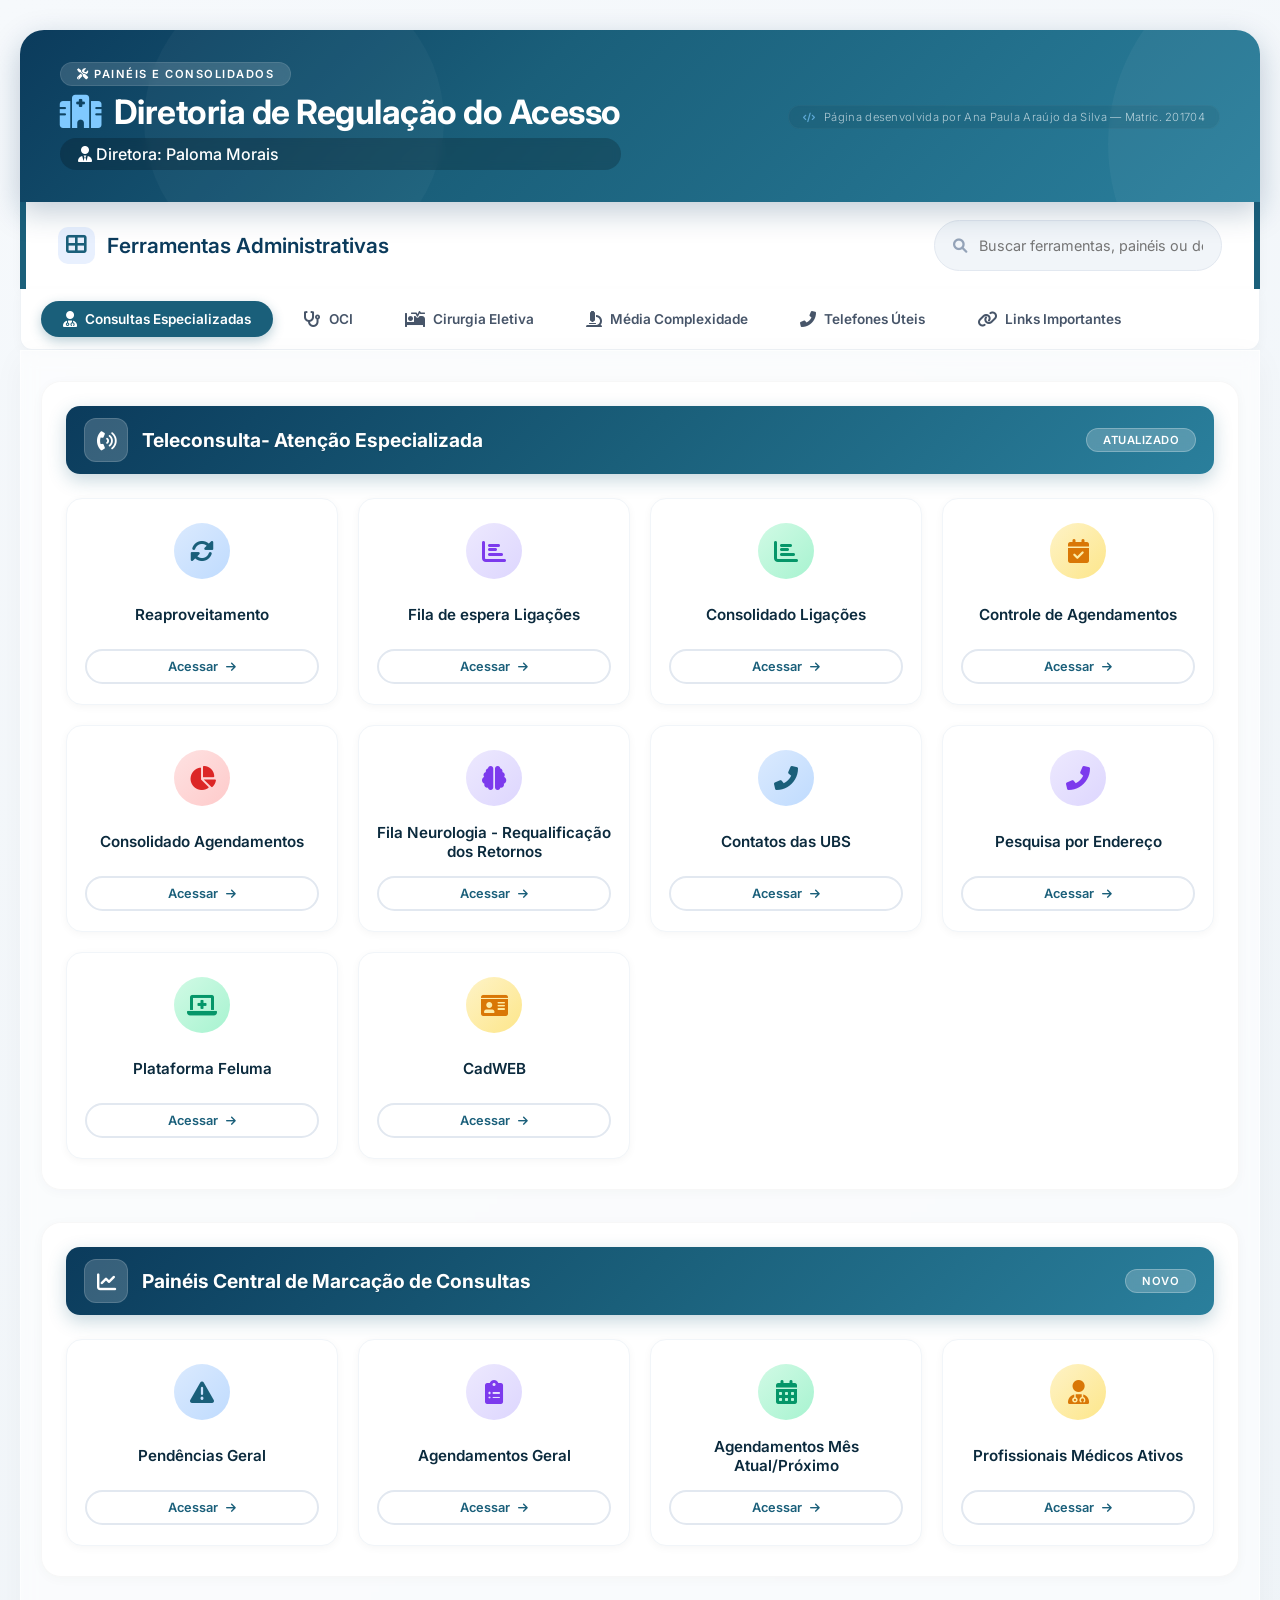
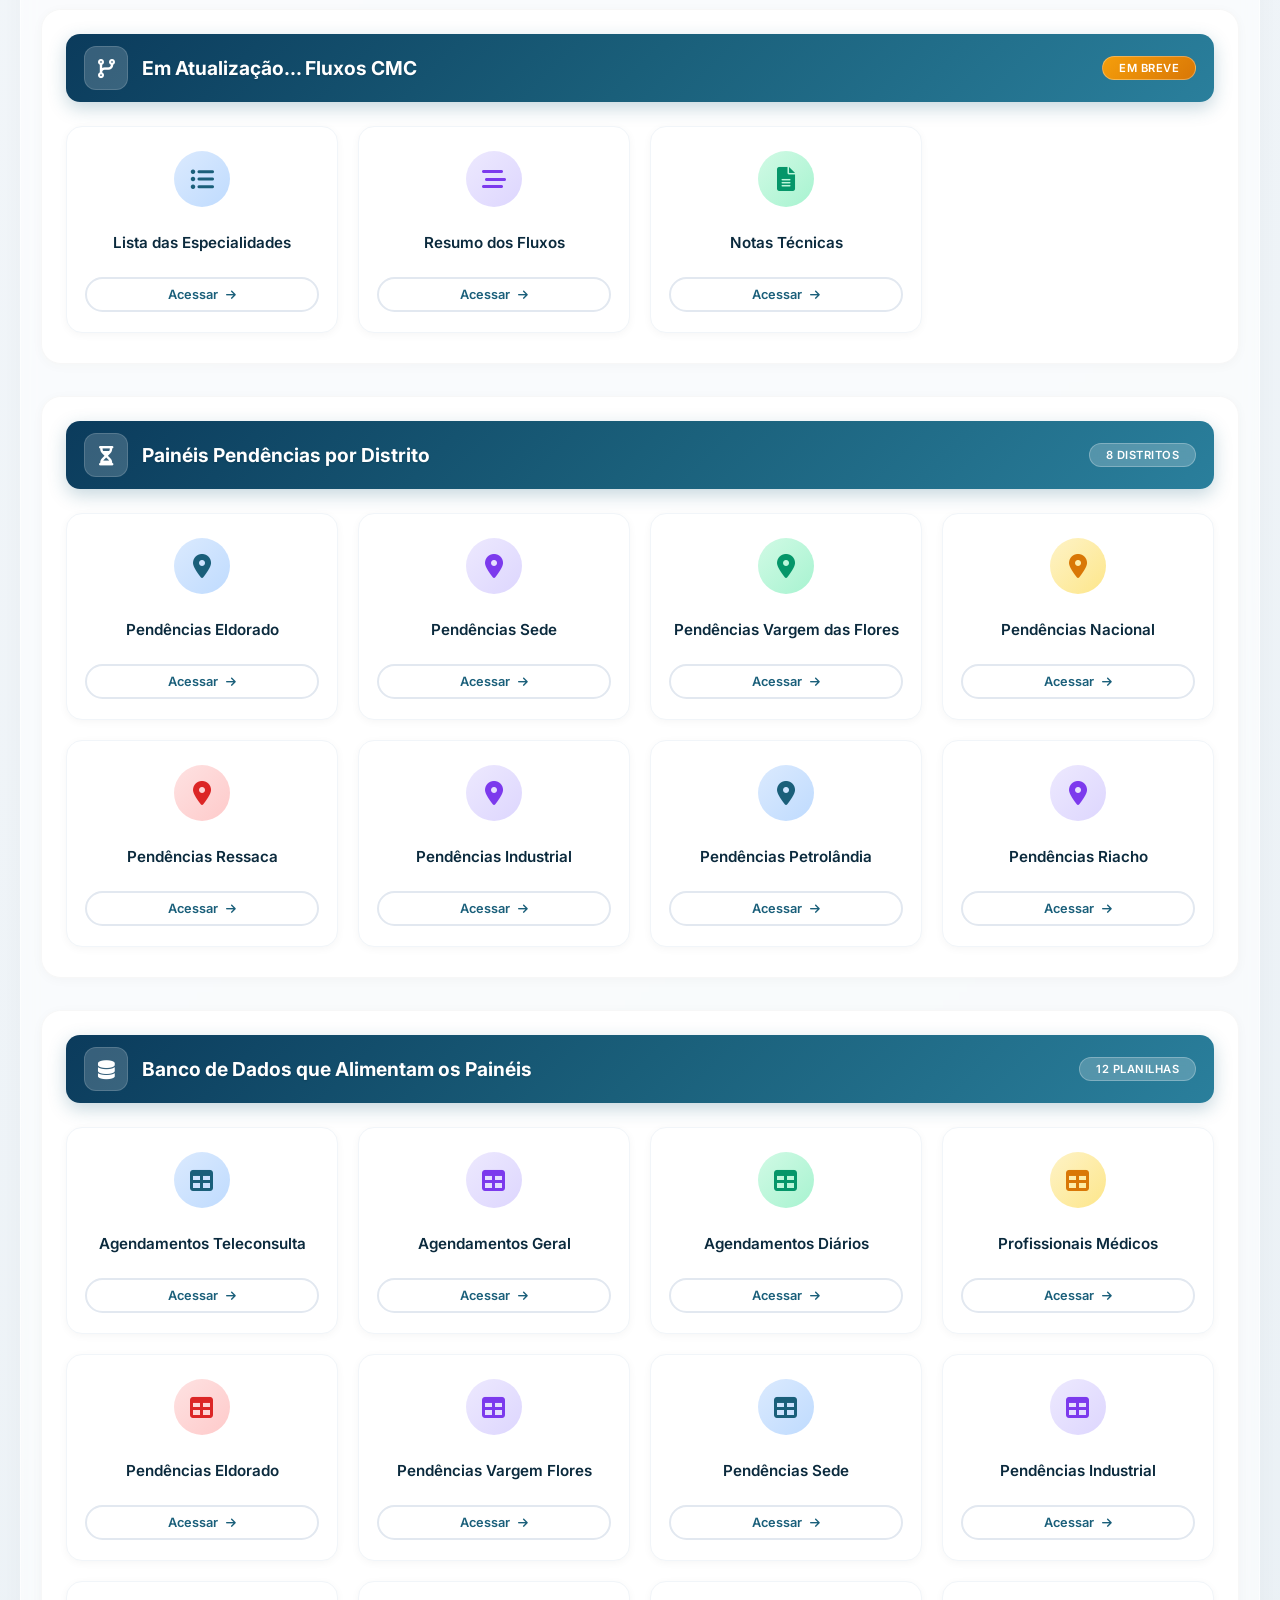
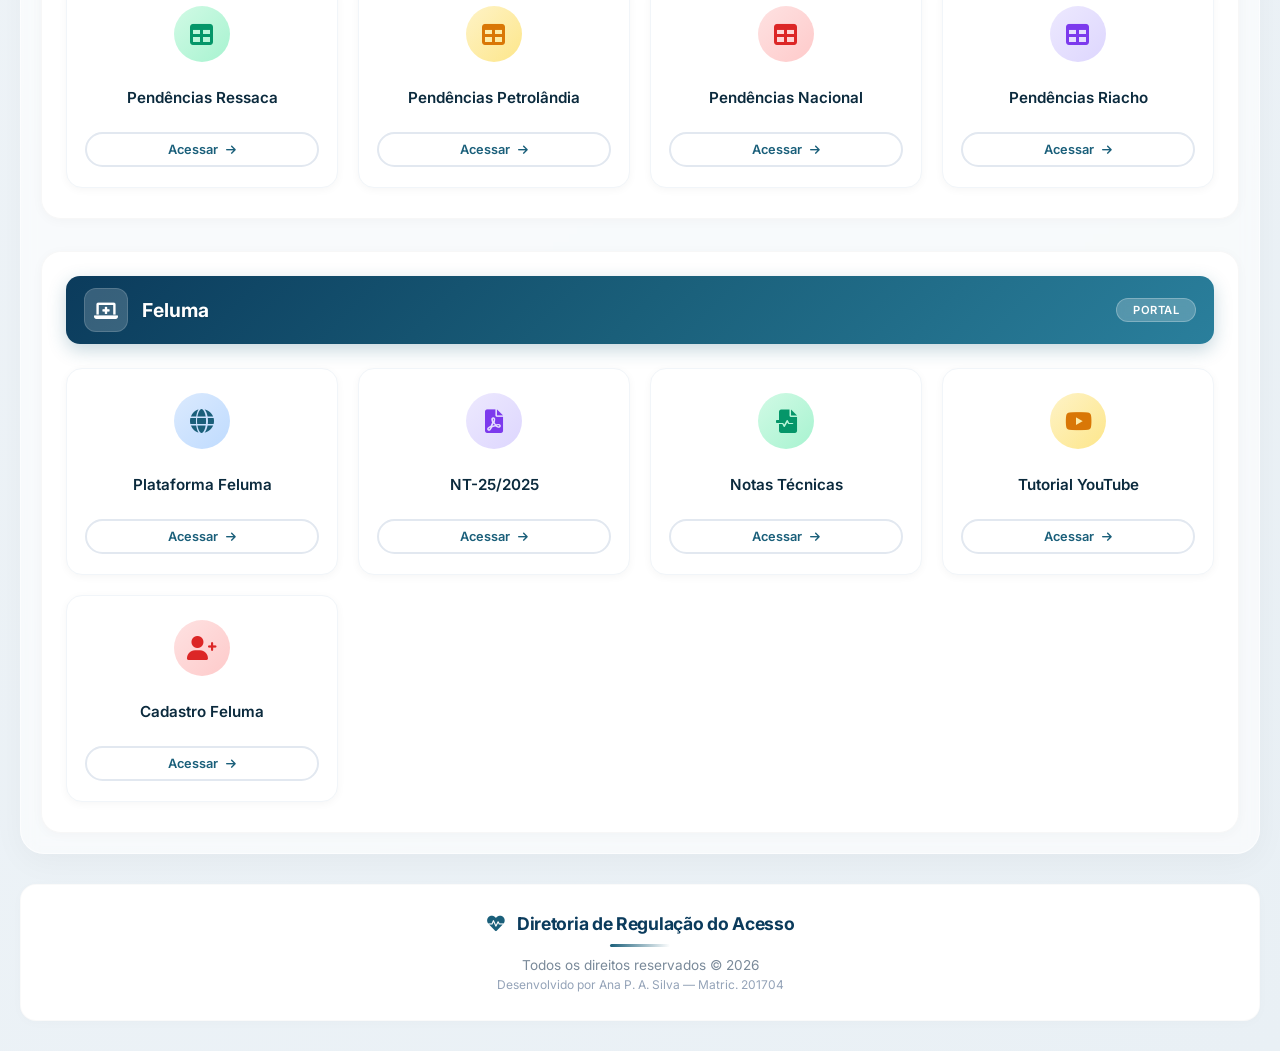
<file: index.html>
<!DOCTYPE html>
<html lang="pt-BR">
<head>
    <meta charset="UTF-8" />
    <meta name="viewport" content="width=device-width, initial-scale=1.0" />
    <title>Ferramentas Administrativas - Diretoria de Regulação do Acesso</title>
    <link href="https://fonts.googleapis.com/css2?family=Inter:wght@300;400;500;600;700&display=swap" rel="stylesheet" />
    <link rel="stylesheet" href="https://cdnjs.cloudflare.com/ajax/libs/font-awesome/6.0.0-beta3/css/all.min.css" />
    <link rel="stylesheet" href="styles.css" /></head>
<body>
    <div class="container">
        <!-- ===== CABEÇALHO ===== -->
        <header class="header">
            <div class="header-content">
                <div class="header-left">
                    <span class="badge"><i class="fas fa-tools"></i> Painéis e Consolidados</span>
                    <h1><i class="fas fa-hospital"></i>Diretoria de Regulação do Acesso</h1>
                    <span class="diretoria">
                        <i class="fas fa-user-tie"></i> Diretora: Paloma Morais
                    </span>
                </div>
                <div class="creditos">
                    <i class="fas fa-code"></i> Página desenvolvida por Ana Paula Araújo da Silva — Matric. 201704
                </div>
            </div>
        </header>

        <!-- ===== BARRA DE TÍTULO E PESQUISA ===== -->
        <div class="page-title-bar">
            <div class="title-main">
                <i class="fas fa-th-large"></i>
                Ferramentas Administrativas
            </div>
            <div class="search-wrapper">
                <i class="fas fa-search"></i>
                <input type="text" class="global-search-input" placeholder="Buscar ferramentas, painéis ou documentos..." />
            </div>
        </div>

        <!-- ===== NAVEGAÇÃO POR ABAS ===== -->
        <div class="tabs-nav">
            <button class="tab-btn active" data-tab="consultas">
                <i class="fas fa-user-md"></i> Consultas Especializadas
            </button>
            <button class="tab-btn" data-tab="oci">
                <i class="fas fa-stethoscope"></i> OCI
            </button>
            <button class="tab-btn" data-tab="cirurgia">
                <i class="fas fa-procedures"></i> Cirurgia Eletiva
            </button>
            <button class="tab-btn" data-tab="exames">
                <i class="fas fa-microscope"></i> Média Complexidade
            </button>
            <button class="tab-btn" data-tab="telefones">
                <i class="fas fa-phone-alt"></i> Telefones Úteis
            </button>
            <button class="tab-btn" data-tab="links">
                <i class="fas fa-link"></i> Links Importantes
            </button>
        </div>

        <!-- ===== CONTEÚDO DAS ABAS ===== -->
        
        <!-- ABA CONSULTAS ESPECIALIZADAS -->
        <div class="tab-content active" id="tab-consultas">
            <div class="categories-grid">
                <!-- Teleconsulta -->
                <section class="category-section">
                    <h2 class="category-title">
                        <span class="title-icon"><i class="fas fa-phone-volume"></i></span>
                        <span class="title-text">Teleconsulta- Atenção Especializada</span>
                        <span class="title-badge">Atualizado</span>
                    </h2>
                    <div class="card-grid">
                        <a href="https://docs.google.com/spreadsheets/d/1_WJhJQQXcxn0Yucyr_rv_HuKs7wc3p4oeb69oyhoPU4/edit?usp=sharing" class="card" target="_blank" rel="noopener">
                            <div class="card-icon-wrapper"><i class="fas fa-sync-alt"></i></div>
                            <div class="card-title">Reaproveitamento</div>
                            <div class="card-btn">Acessar <i class="fas fa-arrow-right"></i></div>
                        </a>
                        <a href="https://docs.google.com/spreadsheets/d/1NrLJ7ulMx93VXse-k8C4PX7FkGPLEZ0yTQSIVQeNItg/edit?gid=175443153#gid=175443153" class="card" target="_blank" rel="noopener">
                            <div class="card-icon-wrapper"><i class="fas fa-chart-bar"></i></div>
                            <div class="card-title">Fila de espera Ligações</div>
                            <div class="card-btn">Acessar <i class="fas fa-arrow-right"></i></div>
                        </a>
                        <a href="https://docs.google.com/spreadsheets/d/1rN0-ivzPW7ohL9FParc91SMsg7CXgjtVhs-g8VcLCi4/edit?gid=530334038#gid=530334038" class="card" target="_blank" rel="noopener">
                            <div class="card-icon-wrapper"><i class="fas fa-chart-bar"></i></div>
                            <div class="card-title">Consolidado Ligações</div>
                            <div class="card-btn">Acessar <i class="fas fa-arrow-right"></i></div>
                        </a>
                        <a href="https://docs.google.com/spreadsheets/d/11X7DQcngdN51yFYodEWBmMCc8Pi-YFbgQ4IQ7Ca93IU/edit?gid=0#gid=0" class="card" target="_blank" rel="noopener">
                            <div class="card-icon-wrapper"><i class="fas fa-calendar-check"></i></div>
                            <div class="card-title">Controle de Agendamentos</div>
                            <div class="card-btn">Acessar <i class="fas fa-arrow-right"></i></div>
                        </a>
                        <a href="https://docs.google.com/spreadsheets/d/11X7DQcngdN51yFYodEWBmMCc8Pi-YFbgQ4IQ7Ca93IU/edit?gid=1956410875#gid=1956410875" class="card" target="_blank" rel="noopener">
                            <div class="card-icon-wrapper"><i class="fas fa-chart-pie"></i></div>
                            <div class="card-title">Consolidado Agendamentos</div>
                            <div class="card-btn">Acessar <i class="fas fa-arrow-right"></i></div>
                        </a>
                        <a href="https://docs.google.com/spreadsheets/d/1ZwzPVQAifNLfJJO1lFr1BvQd6e6G3yC5C2H4Ry2N43k/edit?gid=621702727#gid=621702727" class="card" target="_blank" rel="noopener">
                            <div class="card-icon-wrapper"><i class="fas fa-brain"></i></div>
                            <div class="card-title">Fila Neurologia - Requalificação dos Retornos</div>
                            <div class="card-btn">Acessar <i class="fas fa-arrow-right"></i></div>
                        </a>
                        <a href="https://regulacaoconsolidados-dot.github.io/contatosdasubs/" class="card" target="_blank" rel="noopener">
                            <div class="card-icon-wrapper"><i class="fas fa-phone-alt"></i></div>
                            <div class="card-title">Contatos das UBS</div>
                            <div class="card-btn">Acessar <i class="fas fa-arrow-right"></i></div>
                        </a>
                        <a href="https://app.powerbi.com/view?r=eyJrIjoiYTRiZDcyZWYtMzAwNS00NmYyLTk3N2EtYWEwYTk2NTFhMmY1IiwidCI6ImFlODYzMzdlLTU3NWUtNDMzMC05NDc2LTkzZGU2ODJiMDAyMCJ9" class="card" target="_blank" rel="noopener">
                            <div class="card-icon-wrapper"><i class="fas fa-phone-alt"></i></div>
                            <div class="card-title">Pesquisa por Endereço</div>
                            <div class="card-btn">Acessar <i class="fas fa-arrow-right"></i></div>
                        </a>
                        <a href="https://portal-feluma.sydle.com/home" class="card" target="_blank" rel="noopener">
                            <div class="card-icon-wrapper"><i class="fas fa-laptop-medical"></i></div>
                            <div class="card-title">Plataforma Feluma</div>
                            <div class="card-btn">Acessar <i class="fas fa-arrow-right"></i></div>
                        </a>
                        <a href="https://cadastro.saude.gov.br/segcartao/?contextType=external&username=string&contextValue=%2Foam&password=sercure_string&challenge_url=https%3A%2F%2Fcadastro.saude.gov.br%2Fsegcartao&request_id=-8519814493389994660&authn_try_count=0&locale=es_ES&resource_url" class="card" target="_blank" rel="noopener">
                            <div class="card-icon-wrapper"><i class="fas fa-id-card"></i></div>
                            <div class="card-title">CadWEB</div>
                            <div class="card-btn">Acessar <i class="fas fa-arrow-right"></i></div>
                        </a>
                    </div>
                </section>

                <!-- Painéis Central de Marcação de Consultas -->
                <section class="category-section">
                    <h2 class="category-title">
                        <span class="title-icon"><i class="fas fa-chart-line"></i></span>
                        <span class="title-text">Painéis Central de Marcação de Consultas</span>
                        <span class="title-badge">Novo</span>
                    </h2>
                    <div class="card-grid">
                        <a href="https://compartilhacmc-commits.github.io/pendenciasgeral/" class="card" target="_blank" rel="noopener">
                            <div class="card-icon-wrapper"><i class="fas fa-exclamation-triangle"></i></div>
                            <div class="card-title">Pendências Geral</div>
                            <div class="card-btn">Acessar <i class="fas fa-arrow-right"></i></div>
                        </a>
                        <a href="https://compartilhacmc-commits.github.io/consolidadoagendados/" class="card" target="_blank" rel="noopener">
                            <div class="card-icon-wrapper"><i class="fas fa-clipboard-list"></i></div>
                            <div class="card-title">Agendamentos Geral</div>
                            <div class="card-btn">Acessar <i class="fas fa-arrow-right"></i></div>
                        </a>
                        <a href="https://compartilhacmc-commits.github.io/ofertacmc/" class="card" target="_blank" rel="noopener">
                            <div class="card-icon-wrapper"><i class="fas fa-calendar-alt"></i></div>
                            <div class="card-title">Agendamentos Mês Atual/Próximo</div>
                            <div class="card-btn">Acessar <i class="fas fa-arrow-right"></i></div>
                        </a>
                        <a href="https://compartilhacmc-commits.github.io/profissionaisnarede/" class="card" target="_blank" rel="noopener">
                            <div class="card-icon-wrapper"><i class="fas fa-user-md"></i></div>
                            <div class="card-title">Profissionais Médicos Ativos</div>
                            <div class="card-btn">Acessar <i class="fas fa-arrow-right"></i></div>
                        </a>
                    </div>
                </section>

                <!-- Fluxos CMC -->
                <section class="category-section">
                    <h2 class="category-title">
                        <span class="title-icon"><i class="fas fa-code-branch"></i></span>
                        <span class="title-text">Em Atualização... Fluxos CMC</span>
                        <span class="title-badge warning">Em breve</span>
                    </h2>
                    <div class="card-grid">
                        <a href="https://compartilhacmc-commits.github.io/arquivosfixos/ESPECIALIDADES.html" class="card" target="_blank" rel="noopener">
                            <div class="card-icon-wrapper"><i class="fas fa-list-ul"></i></div>
                            <div class="card-title">Lista das Especialidades</div>
                            <div class="card-btn">Acessar <i class="fas fa-arrow-right"></i></div>
                        </a>
                        <a href="https://compartilhacmc-commits.github.io/arquivosfixos/resumo_fluxos.html" class="card" target="_blank" rel="noopener">
                            <div class="card-icon-wrapper"><i class="fas fa-stream"></i></div>
                            <div class="card-title">Resumo dos Fluxos</div>
                            <div class="card-btn">Acessar <i class="fas fa-arrow-right"></i></div>
                        </a>
                        <a href="https://portal.contagem.mg.gov.br/nota-tecnica" class="card" target="_blank" rel="noopener">
                            <div class="card-icon-wrapper"><i class="fas fa-file-alt"></i></div>
                            <div class="card-title">Notas Técnicas</div>
                            <div class="card-btn">Acessar <i class="fas fa-arrow-right"></i></div>
                        </a>
                    </div>
                </section>

                <!-- Painéis Pendências por Distrito -->
                <section class="category-section">
                    <h2 class="category-title">
                        <span class="title-icon"><i class="fas fa-hourglass-half"></i></span>
                        <span class="title-text">Painéis Pendências por Distrito</span>
                        <span class="title-badge">8 distritos</span>
                    </h2>
                    <div class="card-grid">
                        <a href="https://compartilhacmc-commits.github.io/distritoeldorado/" class="card" target="_blank" rel="noopener">
                            <div class="card-icon-wrapper"><i class="fas fa-map-marker-alt"></i></div>
                            <div class="card-title">Pendências Eldorado</div>
                            <div class="card-btn">Acessar <i class="fas fa-arrow-right"></i></div>
                        </a>
                        <a href="https://compartilhacmc-commits.github.io/distritoeldorado/" class="card" target="_blank" rel="noopener">
                            <div class="card-icon-wrapper"><i class="fas fa-map-marker-alt"></i></div>
                            <div class="card-title">Pendências Sede</div>
                            <div class="card-btn">Acessar <i class="fas fa-arrow-right"></i></div>
                        </a>
                        <a href="https://compartilhacmc-commits.github.io/distritovargemdasflores/" class="card" target="_blank" rel="noopener">
                            <div class="card-icon-wrapper"><i class="fas fa-map-marker-alt"></i></div>
                            <div class="card-title">Pendências Vargem das Flores</div>
                            <div class="card-btn">Acessar <i class="fas fa-arrow-right"></i></div>
                        </a>
                        <a href="https://compartilhacmc-commits.github.io/distritonacional/" class="card" target="_blank" rel="noopener">
                            <div class="card-icon-wrapper"><i class="fas fa-map-marker-alt"></i></div>
                            <div class="card-title">Pendências Nacional</div>
                            <div class="card-btn">Acessar <i class="fas fa-arrow-right"></i></div>
                        </a>
                        <a href="https://compartilhacmc-commits.github.io/distritoressaca/" class="card" target="_blank" rel="noopener">
                            <div class="card-icon-wrapper"><i class="fas fa-map-marker-alt"></i></div>
                            <div class="card-title">Pendências Ressaca</div>
                            <div class="card-btn">Acessar <i class="fas fa-arrow-right"></i></div>
                        </a>
                        <a href="https://compartilhacmc-commits.github.io/distritoindustrial/" class="card" target="_blank" rel="noopener">
                            <div class="card-icon-wrapper"><i class="fas fa-map-marker-alt"></i></div>
                            <div class="card-title">Pendências Industrial</div>
                            <div class="card-btn">Acessar <i class="fas fa-arrow-right"></i></div>
                        </a>
                        <a href="https://compartilhacmc-commits.github.io/distritopetrolandia/" class="card" target="_blank" rel="noopener">
                            <div class="card-icon-wrapper"><i class="fas fa-map-marker-alt"></i></div>
                            <div class="card-title">Pendências Petrolândia</div>
                            <div class="card-btn">Acessar <i class="fas fa-arrow-right"></i></div>
                        </a>
                        <a href="https://compartilhacmc-commits.github.io/distritoriacho/" class="card" target="_blank" rel="noopener">
                            <div class="card-icon-wrapper"><i class="fas fa-map-marker-alt"></i></div>
                            <div class="card-title">Pendências Riacho</div>
                            <div class="card-btn">Acessar <i class="fas fa-arrow-right"></i></div>
                        </a>
                    </div>
                </section>

                <!-- Banco de Dados -->
                <section class="category-section">
                    <h2 class="category-title">
                        <span class="title-icon"><i class="fas fa-database"></i></span>
                        <span class="title-text">Banco de Dados que Alimentam os Painéis</span>
                        <span class="title-badge">12 planilhas</span>
                    </h2>
                    <div class="card-grid">
                        <a href="https://docs.google.com/spreadsheets/d/11X7DQcngdN51yFYodEWBmMCc8Pi-YFbgQ4IQ7Ca93IU/edit?gid=0#gid=0" class="card" target="_blank" rel="noopener">
                            <div class="card-icon-wrapper"><i class="fas fa-table"></i></div>
                            <div class="card-title">Agendamentos Teleconsulta</div>
                            <div class="card-btn">Acessar <i class="fas fa-arrow-right"></i></div>
                        </a>
                        <a href="https://docs.google.com/spreadsheets/d/14DiFK9EW36s8ntkukyhiRMJxcX0ghG5XTzWb1TwpI2Q/edit?gid=0#gid=0" class="card" target="_blank" rel="noopener">
                            <div class="card-icon-wrapper"><i class="fas fa-table"></i></div>
                            <div class="card-title">Agendamentos Geral</div>
                            <div class="card-btn">Acessar <i class="fas fa-arrow-right"></i></div>
                        </a>
                        <a href="https://docs.google.com/spreadsheets/d/1puNbYysRBj-5CY6fhnHNnYd9OH96cl7guMFBOLeYZV4/edit?gid=1698493941#gid=1698493941" class="card" target="_blank" rel="noopener">
                            <div class="card-icon-wrapper"><i class="fas fa-table"></i></div>
                            <div class="card-title">Agendamentos Diários</div>
                            <div class="card-btn">Acessar <i class="fas fa-arrow-right"></i></div>
                        </a>
                        <a href="https://docs.google.com/spreadsheets/d/16CXd1TVf2IfTDiPzRCxUNWk6rCRoEw6WDfcybVoarnA/edit?gid=1407399146#gid=1407399146" class="card" target="_blank" rel="noopener">
                            <div class="card-icon-wrapper"><i class="fas fa-table"></i></div>
                            <div class="card-title">Profissionais Médicos</div>
                            <div class="card-btn">Acessar <i class="fas fa-arrow-right"></i></div>
                        </a>
                        <a href="https://docs.google.com/spreadsheets/d/1r6NLcVkVLD5vp4UxPEa7TcreBpOd0qeNt-QREOG4Xr4/edit?gid=278071504#gid=278071504" class="card" target="_blank" rel="noopener">
                            <div class="card-icon-wrapper"><i class="fas fa-table"></i></div>
                            <div class="card-title">Pendências Eldorado</div>
                            <div class="card-btn">Acessar <i class="fas fa-arrow-right"></i></div>
                        </a>
                        <a href="https://docs.google.com/spreadsheets/d/1IHknmxe3xAnfy5Bju_23B5ivIL-qMaaE6q_HuPaLBpk/edit?gid=278071504#gid=278071504" class="card" target="_blank" rel="noopener">
                            <div class="card-icon-wrapper"><i class="fas fa-table"></i></div>
                            <div class="card-title">Pendências Vargem Flores</div>
                            <div class="card-btn">Acessar <i class="fas fa-arrow-right"></i></div>
                        </a>
                        <a href="https://docs.google.com/spreadsheets/d/1RPf2bfQVoM1FqnyA-0P8uPTJ_PG4I2Ce6lXnk54ixfc/edit?gid=278071504#gid=278071504" class="card" target="_blank" rel="noopener">
                            <div class="card-icon-wrapper"><i class="fas fa-table"></i></div>
                            <div class="card-title">Pendências Sede</div>
                            <div class="card-btn">Acessar <i class="fas fa-arrow-right"></i></div>
                        </a>
                        <a href="https://docs.google.com/spreadsheets/d/14eUVIsWPubMve4DhVjVwlh7gin-qVyN3PspkwQ1PZMg/edit?gid=278071504#gid=278071504" class="card" target="_blank" rel="noopener">
                            <div class="card-icon-wrapper"><i class="fas fa-table"></i></div>
                            <div class="card-title">Pendências Industrial</div>
                            <div class="card-btn">Acessar <i class="fas fa-arrow-right"></i></div>
                        </a>
                        <a href="https://drive.google.com/drive/folders/1zRHfbI897ZRTBKLeRbiSfjMy8RmR_MJg" class="card" target="_blank" rel="noopener">
                            <div class="card-icon-wrapper"><i class="fas fa-table"></i></div>
                            <div class="card-title">Pendências Ressaca</div>
                            <div class="card-btn">Acessar <i class="fas fa-arrow-right"></i></div>
                        </a>
                        <a href="https://docs.google.com/spreadsheets/d/1Z9Uf5MGm5tClVDR95SUpwOjivAdqEVUfDj7mIuRLf4s/edit?gid=278071504#gid=278071504" class="card" target="_blank" rel="noopener">
                            <div class="card-icon-wrapper"><i class="fas fa-table"></i></div>
                            <div class="card-title">Pendências Petrolândia</div>
                            <div class="card-btn">Acessar <i class="fas fa-arrow-right"></i></div>
                        </a>
                        <a href="https://docs.google.com/spreadsheets/d/1lMGO9Hh_qL9OKI270fPL7lxadr-BZN9x_ZtmQeX6OcA/edit?gid=278071504#gid=278071504" class="card" target="_blank" rel="noopener">
                            <div class="card-icon-wrapper"><i class="fas fa-table"></i></div>
                            <div class="card-title">Pendências Nacional</div>
                            <div class="card-btn">Acessar <i class="fas fa-arrow-right"></i></div>
                        </a>
                        <a href="https://docs.google.com/spreadsheets/d/1367XyjVDYyDWo3vUz6Hd_zEqLAJkH_c1MwlvtZnpmUc/edit?gid=278071504#gid=278071504" class="card" target="_blank" rel="noopener">
                            <div class="card-icon-wrapper"><i class="fas fa-table"></i></div>
                            <div class="card-title">Pendências Riacho</div>
                            <div class="card-btn">Acessar <i class="fas fa-arrow-right"></i></div>
                        </a>
                    </div>
                </section>

                <!-- Feluma -->
                <section class="category-section">
                    <h2 class="category-title">
                        <span class="title-icon"><i class="fas fa-laptop-medical"></i></span>
                        <span class="title-text">Feluma</span>
                        <span class="title-badge">Portal</span>
                    </h2>
                    <div class="card-grid">
                        <a href="https://portal-feluma.sydle.com/home" class="card" target="_blank" rel="noopener">
                            <div class="card-icon-wrapper"><i class="fas fa-globe"></i></div>
                            <div class="card-title">Plataforma Feluma</div>
                            <div class="card-btn">Acessar <i class="fas fa-arrow-right"></i></div>
                        </a>
                        <a href="https://portal.contagem.mg.gov.br/imgeditor/file/Regula%C3%A7%C3%A3o/Central%20de%20marca%C3%A7%C3%A3o/NT%2025%20-%202025%20-%20Regula%C3%A7%C3%A3o%20de%20Consultas%20Especializadas%20via%20sistema%20VIVVER.pdf" class="card" target="_blank" rel="noopener">
                            <div class="card-icon-wrapper"><i class="fas fa-file-pdf"></i></div>
                            <div class="card-title">NT-25/2025</div>
                            <div class="card-btn">Acessar <i class="fas fa-arrow-right"></i></div>
                        </a>
                        <a href="https://portal.contagem.mg.gov.br/central-de-marcacao-de-consultas/" class="card" target="_blank" rel="noopener">
                            <div class="card-icon-wrapper"><i class="fas fa-file-medical-alt"></i></div>
                            <div class="card-title">Notas Técnicas</div>
                            <div class="card-btn">Acessar <i class="fas fa-arrow-right"></i></div>
                        </a>
                        <a href="https://www.youtube.com/watch?v=1UdBOCDlIvA" class="card" target="_blank" rel="noopener">
                            <div class="card-icon-wrapper"><i class="fab fa-youtube"></i></div>
                            <div class="card-title">Tutorial YouTube</div>
                            <div class="card-btn">Acessar <i class="fas fa-arrow-right"></i></div>
                        </a>
                        <a href="https://forms.office.com/pages/responsepage.aspx?id=6TkneO0BV0yBmaJIQh4A4v7lUCKmmeREvVUmW50PDW5UMzRaUlRFRjI0N01LMERVWjdPQlY5ODlUWS4u&route=shorturl" class="card" target="_blank" rel="noopener">
                            <div class="card-icon-wrapper"><i class="fas fa-user-plus"></i></div>
                            <div class="card-title">Cadastro Feluma</div>
                            <div class="card-btn">Acessar <i class="fas fa-arrow-right"></i></div>
                        </a>
                    </div>
                </section>
            </div>
        </div>

        <!-- ABA OCI -->
        <div class="tab-content" id="tab-oci">
            <div class="categories-grid">
                <section class="category-section">
                    <h2 class="category-title">
                        <span class="title-icon"><i class="fas fa-chart-pie"></i></span>
                        <span class="title-text">Painel OCI</span>
                        <span class="title-badge">Consolidado</span>
                    </h2>
                    <div class="card-grid">
                        <a href="https://regulacaoconsolidados-dot.github.io/ociconsolidado/" class="card" target="_blank" rel="noopener">
                            <div class="card-icon-wrapper"><i class="fas fa-chart-bar"></i></div>
                            <div class="card-title">Painel OCI</div>
                            <div class="card-btn">Acessar <i class="fas fa-arrow-right"></i></div>
                        </a>
                        <a href="https://docs.google.com/spreadsheets/d/1BONeij455aKawVr1iyskMLAJMKeBHzWmUZp_E-TDUWo/edit?gid=2108990586#gid=2108990586" class="card" target="_blank" rel="noopener">
                            <div class="card-icon-wrapper"><i class="fas fa-database"></i></div>
                            <div class="card-title">Banco de Dados OCI</div>
                            <div class="card-btn">Acessar <i class="fas fa-arrow-right"></i></div>
                        </a>
                    </div>
                </section>
                <section class="category-section">
                    <h2 class="category-title">
                        <span class="title-icon"><i class="fas fa-database"></i></span>
                        <span class="title-text">Banco de Dados - Consolidar OCI</span>
                        <span class="title-badge">8 planilhas</span>
                    </h2>
                    <div class="card-grid">
                        <a href="https://prefeituracontagem-my.sharepoint.com/:x:/r/personal/hassan_zibaoui_contagem_mg_gov_br/_layouts/15/Doc.aspx?sourcedoc=%7Bd7b85dc9-61af-4ea9-bb7f-b542e5c4d850%7D&action=default&CID=6ac5c827-af01-49ea-9fa3-689fed995aa7&_SRM=2%3AE%3A10" class="card" target="_blank" rel="noopener">
                            <div class="card-icon-wrapper"><i class="fas fa-table"></i></div>
                            <div class="card-title">Planilha OCI</div>
                            <div class="card-btn">Acessar <i class="fas fa-arrow-right"></i></div>
                        </a>
                        <a href="https://docs.google.com/spreadsheets/d/1vjdotHMOE1gn4Wo45WURx0JCn7l8zP0BQpaVs3WDrw4/edit?gid=233267268#gid=233267268" class="card" target="_blank" rel="noopener">
                            <div class="card-icon-wrapper"><i class="fas fa-heart"></i></div>
                            <div class="card-title">OCI Cardiologia 1° versão</div>
                            <div class="card-btn">Acessar <i class="fas fa-arrow-right"></i></div>
                        </a>
                        <a href="https://docs.google.com/spreadsheets/d/1vjdotHMOE1gn4Wo45WURx0JCn7l8zP0BQpaVs3WDrw4/edit?gid=233267268#gid=233267268" class="card" target="_blank" rel="noopener">
                            <div class="card-icon-wrapper"><i class="fas fa-heart"></i></div>
                            <div class="card-title">OCI Cardiologia 2026</div>
                            <div class="card-btn">Acessar <i class="fas fa-arrow-right"></i></div>
                        </a>
                        <a href="https://docs.google.com/spreadsheets/d/1cQzwM6L9omcZVG7routPTSE3fZSQId31w-A6y4Sc24c/edit?gid=621858947#gid=621858947" class="card" target="_blank" rel="noopener">
                            <div class="card-icon-wrapper"><i class="fas fa-female"></i></div>
                            <div class="card-title">OCI Mama 1° versão</div>
                            <div class="card-btn">Acessar <i class="fas fa-arrow-right"></i></div>
                        </a>
                        <a href="https://docs.google.com/spreadsheets/d/1U14Nf5EOiz8PI5H6tnYZAUeZzfUM43unywXFEwWBTAQ/edit" class="card" target="_blank" rel="noopener">
                            <div class="card-icon-wrapper"><i class="fas fa-female"></i></div>
                            <div class="card-title">OCI Mama 2026</div>
                            <div class="card-btn">Acessar <i class="fas fa-arrow-right"></i></div>
                        </a>
                        <a href="https://docs.google.com/spreadsheets/d/1G1YHRyt4ILeYMAM-yK_eYZi4wtHaMqwnuQWDeihhmIA/edit" class="card" target="_blank" rel="noopener">
                            <div class="card-icon-wrapper"><i class="fas fa-uterus"></i></div>
                            <div class="card-title">OCI Utero 1° versão</div>
                            <div class="card-btn">Acessar <i class="fas fa-arrow-right"></i></div>
                        </a>
                        <a href="https://docs.google.com/spreadsheets/d/17ifFIdWqHq3COeEBJifq6keumcWz-ppr9d4uSPhCBow/edit" class="card" target="_blank" rel="noopener">
                            <div class="card-icon-wrapper"><i class="fas fa-uterus"></i></div>
                            <div class="card-title">OCI Utero 2026</div>
                            <div class="card-btn">Acessar <i class="fas fa-arrow-right"></i></div>
                        </a>
                        <a href="https://docs.google.com/spreadsheets/d/1PAaIUxgFU8CE3pFGzHG4OCAdtSHNrVIXc8suaPAXI50/edit" class="card" target="_blank" rel="noopener">
                            <div class="card-icon-wrapper"><i class="fas fa-bone"></i></div>
                            <div class="card-title">OCI Ortopedia</div>
                            <div class="card-btn">Acessar <i class="fas fa-arrow-right"></i></div>
                        </a>
                    </div>
                </section>
            </div>
        </div>

        <!-- ABA CIRURGIA ELETIVA -->
        <div class="tab-content" id="tab-cirurgia">
            <div class="categories-grid">
                <section class="category-section">
                    <h2 class="category-title">
                        <span class="title-icon"><i class="fas fa-chart-pie"></i></span>
                        <span class="title-text">Painéis Cirurgia Eletiva</span>
                        <span class="title-badge">1ª Versão</span>
                    </h2>
                    <div class="card-grid">
                        <a href="https://regulacaoconsolidados-dot.github.io/cirurgiaseletivas/" class="card" target="_blank" rel="noopener">
                            <div class="card-icon-wrapper"><i class="fas fa-chart-bar"></i></div>
                            <div class="card-title">Painel Cirurgia Eletiva (Controle e Avaliação)</div>
                            <div class="card-btn">Acessar <i class="fas fa-arrow-right"></i></div>
                        </a>
                        <a href="https://regulacaoconsolidados-dot.github.io/cirurgiaeletivadiretoria/" class="card" target="_blank" rel="noopener">
                            <div class="card-icon-wrapper"><i class="fas fa-chart-bar"></i></div>
                            <div class="card-title">Painel Cirurgia Eletiva (Diretoria)</div>
                            <div class="card-btn">Acessar <i class="fas fa-arrow-right"></i></div>
                        </a>
                    </div>
                </section>
            </div>
        </div>

        <!-- ABA EXAMES -->
        <div class="tab-content" id="tab-exames">
            <div class="categories-grid">
                <section class="category-section">
                    <h2 class="category-title">
                        <span class="title-icon"><i class="fas fa-folder-open"></i></span>
                        <span class="title-text">Arquivos Exames</span>
                        <span class="title-badge">Média Complexidade</span>
                    </h2>
                    <div class="card-grid">
                        <a href="https://docs.google.com/spreadsheets/d/1s_HDG2-eBdYVaHdw_4e2q2ORuUePdZuLJQmIT7Z-esI/edit?pli=1&gid=0#gid=0" class="card" target="_blank" rel="noopener">
                            <div class="card-icon-wrapper"><i class="fas fa-ban"></i></div>
                            <div class="card-title">Exames sem prestador</div>
                            <div class="card-btn">Acessar <i class="fas fa-arrow-right"></i></div>
                        </a>
                    </div>
                </section>
            </div>
        </div>

        <!-- ABA TELEFONES ÚTEIS -->
        <div class="tab-content" id="tab-telefones">
            <div class="categories-grid">
                <section class="category-section">
                    <h2 class="category-title">
                        <span class="title-icon"><i class="fas fa-phone-alt"></i></span>
                        <span class="title-text">Telefones Úteis</span>
                        <span class="title-badge">Contatos</span>
                    </h2>
                    <div class="card-grid">
                        <a href="https://regulacaoconsolidados-dot.github.io/contatosdasubs/" class="card" target="_blank" rel="noopener">
                            <div class="card-icon-wrapper"><i class="fas fa-phone-alt"></i></div>
                            <div class="card-title">Telefones das UBS's</div>
                            <div class="card-btn">Acessar <i class="fas fa-arrow-right"></i></div>
                        </a>
                        <a href="https://compartilhacmc-commits.github.io/arquivosfixos/CEAPS_TELEFONES.html" class="card" target="_blank" rel="noopener">
                            <div class="card-icon-wrapper"><i class="fas fa-phone-alt"></i></div>
                            <div class="card-title">Telefones Ceaps</div>
                            <div class="card-btn">Acessar <i class="fas fa-arrow-right"></i></div>
                        </a>
                        <a href="https://compartilhacmc-commits.github.io/arquivosfixos/TELEFONES_IRIA_DINIZ.html" class="card" target="_blank" rel="noopener">
                            <div class="card-icon-wrapper"><i class="fas fa-phone-alt"></i></div>
                            <div class="card-title">Telefones Iria Diniz</div>
                            <div class="card-btn">Acessar <i class="fas fa-arrow-right"></i></div>
                        </a>
                        <a href="https://compartilhacmc-commits.github.io/arquivosfixos/TELEFONES_CCE_OUTROS.html" class="card" target="_blank" rel="noopener">
                            <div class="card-icon-wrapper"><i class="fas fa-phone-alt"></i></div>
                            <div class="card-title">Telefones CCE's e Outros</div>
                            <div class="card-btn">Acessar <i class="fas fa-arrow-right"></i></div>
                        </a>
                        <a href="https://compartilhacmc-commits.github.io/arquivosfixos/TELEFONES_DIVERSOS.html" class="card" target="_blank" rel="noopener">
                            <div class="card-icon-wrapper"><i class="fas fa-phone-alt"></i></div>
                            <div class="card-title">Telefones Diversos</div>
                            <div class="card-btn">Acessar <i class="fas fa-arrow-right"></i></div>
                        </a>
                        <a href="https://compartilhacmc-commits.github.io/arquivosfixos/TELEFONES_UNIDADES_DE_CONTAGEM.html" class="card" target="_blank" rel="noopener">
                            <div class="card-icon-wrapper"><i class="fas fa-phone-alt"></i></div>
                            <div class="card-title">Telefones – Todas as Unidades</div>
                            <div class="card-btn">Acessar <i class="fas fa-arrow-right"></i></div>
                        </a>
                        <a href="https://compartilhacmc-commits.github.io/arquivosfixos/DISTRITOS_CONTATOS.html" class="card" target="_blank" rel="noopener">
                            <div class="card-icon-wrapper"><i class="fas fa-phone-alt"></i></div>
                            <div class="card-title">Telefones Todos os Distritos</div>
                            <div class="card-btn">Acessar <i class="fas fa-arrow-right"></i></div>
                        </a>
                        <a href="https://compartilhacmc-commits.github.io/arquivosfixos/UPA_TELEFONES.html" class="card" target="_blank" rel="noopener">
                            <div class="card-icon-wrapper"><i class="fas fa-phone-alt"></i></div>
                            <div class="card-title">Telefones Upas</div>
                            <div class="card-btn">Acessar <i class="fas fa-arrow-right"></i></div>
                        </a>
                    </div>
                </section>
            </div>
        </div>

        <!-- ABA LINKS IMPORTANTES -->
        <div class="tab-content" id="tab-links">
            <div class="categories-grid">
                <section class="category-section">
                    <h2 class="category-title">
                        <span class="title-icon"><i class="fas fa-link"></i></span>
                        <span class="title-text">Links Importantes</span>
                        <span class="title-badge">Sistemas</span>
                    </h2>
                    <div class="card-grid">
                        <a href="https://www.contagem-mg.vivver.com/desktop" class="card" target="_blank" rel="noopener">
                            <div class="card-icon-wrapper"><i class="fas fa-globe"></i></div>
                            <div class="card-title">Sistema Vivver</div>
                            <div class="card-btn">Acessar <i class="fas fa-arrow-right"></i></div>
                        </a>
                        <a href="https://portal.contagem.mg.gov.br/nota-tecnica" class="card" target="_blank" rel="noopener">
                            <div class="card-icon-wrapper"><i class="fas fa-file-alt"></i></div>
                            <div class="card-title">Notas Técnicas Diretoria</div>
                            <div class="card-btn">Acessar <i class="fas fa-arrow-right"></i></div>
                        </a>
                        <a href="https://portal.contagem.mg.gov.br/" class="card" target="_blank" rel="noopener">
                            <div class="card-icon-wrapper"><i class="fas fa-university"></i></div>
                            <div class="card-title">Prefeitura de Contagem</div>
                            <div class="card-btn">Acessar <i class="fas fa-arrow-right"></i></div>
                        </a>
                        <a href="https://portal.contagem.mg.gov.br/secretaria-de-saude" class="card" target="_blank" rel="noopener">
                            <div class="card-icon-wrapper"><i class="fas fa-hospital-alt"></i></div>
                            <div class="card-title">Secretaria de Saúde</div>
                            <div class="card-btn">Acessar <i class="fas fa-arrow-right"></i></div>
                        </a>
                        <a href="https://portal.contagem.mg.gov.br/portal/paginas-dinamicas-categoria/15/" class="card" target="_blank" rel="noopener">
                            <div class="card-icon-wrapper"><i class="fas fa-user-tie"></i></div>
                            <div class="card-title">Portal do Servidor</div>
                            <div class="card-btn">Acessar <i class="fas fa-arrow-right"></i></div>
                        </a>
                        <a href="https://geoprocessamento.contagem.mg.gov.br/portal/apps/sites/#/geocontagem" class="card" target="_blank" rel="noopener">
                            <div class="card-icon-wrapper"><i class="fas fa-map"></i></div>
                            <div class="card-title">Aplicativos Contagem</div>
                            <div class="card-btn">Acessar <i class="fas fa-arrow-right"></i></div>
                        </a>
                        <a href="https://geoprocessamento.contagem.mg.gov.br/portal/apps/experiencebuilder/experience/?id=1cc51ed1bb7546e092ecad2935cc425d" class="card" target="_blank" rel="noopener">
                            <div class="card-icon-wrapper"><i class="fas fa-pills"></i></div>
                            <div class="card-title">Aqui tem Remédio</div>
                            <div class="card-btn">Acessar <i class="fas fa-arrow-right"></i></div>
                        </a>
                        <a href="https://portal.contagem.mg.gov.br/atencao-primaria" class="card" target="_blank" rel="noopener">
                            <div class="card-icon-wrapper"><i class="fas fa-location-dot"></i></div>
                            <div class="card-title">Endereço das Unidades</div>
                            <div class="card-btn">Acessar <i class="fas fa-arrow-right"></i></div>
                        </a>
                        <a href="https://geoprocessamento.contagem.mg.gov.br/portal/apps/webappviewer/index.html?id=a29dd6c9d5944c51998c3ffa1efe0c70" class="card" target="_blank" rel="noopener">
                            <div class="card-icon-wrapper"><i class="fas fa-building"></i></div>
                            <div class="card-title">Equipamentos da Saúde</div>
                            <div class="card-btn">Acessar <i class="fas fa-arrow-right"></i></div>
                        </a>
                        <a href="https://cadastro.saude.gov.br/segcartao/?contextType=external&username=string&contextValue=%2Foam&password=sercure_string&challenge_url=https%3A%2F%2Fcadastro.saude.gov.br%2Fsegcartao&request_id=-8519814493389994660&authn_try_count=0&locale=es_ES&resource_url" class="card" target="_blank" rel="noopener">
                            <div class="card-icon-wrapper"><i class="fas fa-id-card"></i></div>
                            <div class="card-title">CadWeb</div>
                            <div class="card-btn">Acessar <i class="fas fa-arrow-right"></i></div>
                        </a>
                        <a href="https://cnesadm.datasus.gov.br/cnesadm/publico/usuarios/cadastro" class="card" target="_blank" rel="noopener">
                            <div class="card-icon-wrapper"><i class="fas fa-search"></i></div>
                            <div class="card-title">Pesquisa CNS</div>
                            <div class="card-btn">Acessar <i class="fas fa-arrow-right"></i></div>
                        </a>
                        <a href="https://app.powerbi.com/view?r=eyJrIjoiYTRiZDcyZWYtMzAwNS00NmYyLTk3N2EtYWEwYTk2NTFhMmY1IiwidCI6ImFlODYzMzdlLTU3NWUtNDMzMC05NDc2LTkzZGU2ODJiMDAyMCJ9" class="card" target="_blank" rel="noopener">
                            <div class="card-icon-wrapper"><i class="fas fa-map-pin"></i></div>
                            <div class="card-title">Pesquisa por endereço</div>
                            <div class="card-btn">Acessar <i class="fas fa-arrow-right"></i></div>
                        </a>
                        <a href="https://egestoraps.saude.gov.br/" class="card" target="_blank" rel="noopener">
                            <div class="card-icon-wrapper"><i class="fas fa-chart-simple"></i></div>
                            <div class="card-title">E-gestor</div>
                            <div class="card-btn">Acessar <i class="fas fa-arrow-right"></i></div>
                        </a>
                        <a href="https://cnes.datasus.gov.br/pages/estabelecimentos/consulta.jsp" class="card" target="_blank" rel="noopener">
                            <div class="card-icon-wrapper"><i class="fas fa-hospital"></i></div>
                            <div class="card-title">CNES</div>
                            <div class="card-btn">Acessar <i class="fas fa-arrow-right"></i></div>
                        </a>
                        <a href="http://sigtap.datasus.gov.br/tabela-unificada/app/sec/inicio.jsp" class="card" target="_blank" rel="noopener">
                            <div class="card-icon-wrapper"><i class="fas fa-table"></i></div>
                            <div class="card-title">Tabela Sigtap</div>
                            <div class="card-btn">Acessar <i class="fas fa-arrow-right"></i></div>
                        </a>
                        <a href="https://siscan.saude.gov.br/login.jsf" class="card" target="_blank" rel="noopener">
                            <div class="card-icon-wrapper"><i class="fas fa-x-ray"></i></div>
                            <div class="card-title">Siscan</div>
                            <div class="card-btn">Acessar <i class="fas fa-arrow-right"></i></div>
                        </a>
                        <a href="https://notifica.saude.gov.br/login" class="card" target="_blank" rel="noopener">
                            <div class="card-icon-wrapper"><i class="fas fa-bell"></i></div>
                            <div class="card-title">Esus Notifica</div>
                            <div class="card-btn">Acessar <i class="fas fa-arrow-right"></i></div>
                        </a>
                        <a href="https://crmmg.org.br/" class="card" target="_blank" rel="noopener">
                            <div class="card-icon-wrapper"><i class="fas fa-user-md"></i></div>
                            <div class="card-title">CRM</div>
                            <div class="card-btn">Acessar <i class="fas fa-arrow-right"></i></div>
                        </a>
                    </div>
                </section>
            </div>
        </div>

        <!-- ===== RODAPÉ ===== -->
        <footer class="footer">
            <div class="footer-brand">
                <i class="fas fa-heartbeat"></i> Diretoria de Regulação do Acesso
            </div>
            <div class="footer-divider"></div>
            <p>Todos os direitos reservados &copy; 2026</p>
            <p class="footer-credit">Desenvolvido por Ana P. A. Silva — Matric. 201704</p>
        </footer>
    </div>

    <script src="script.js"></script>
</body>
</html>
</file>
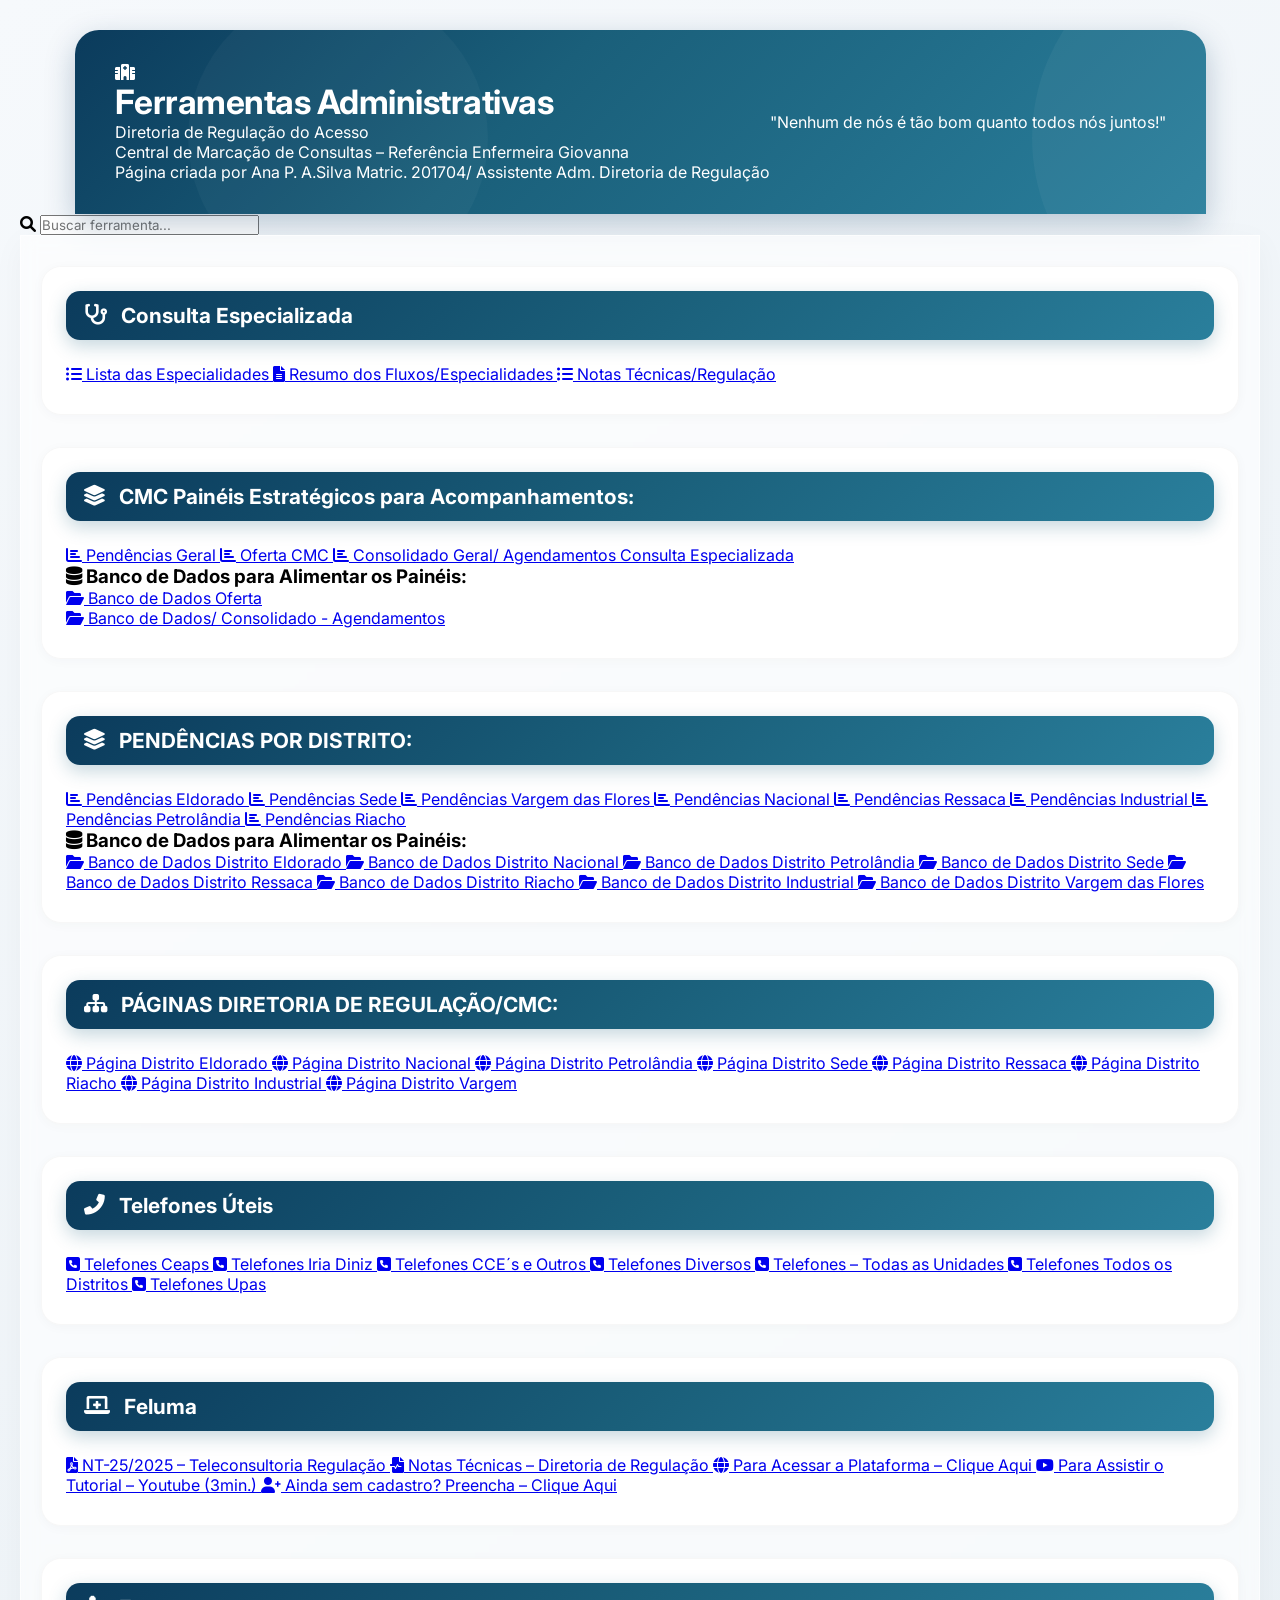
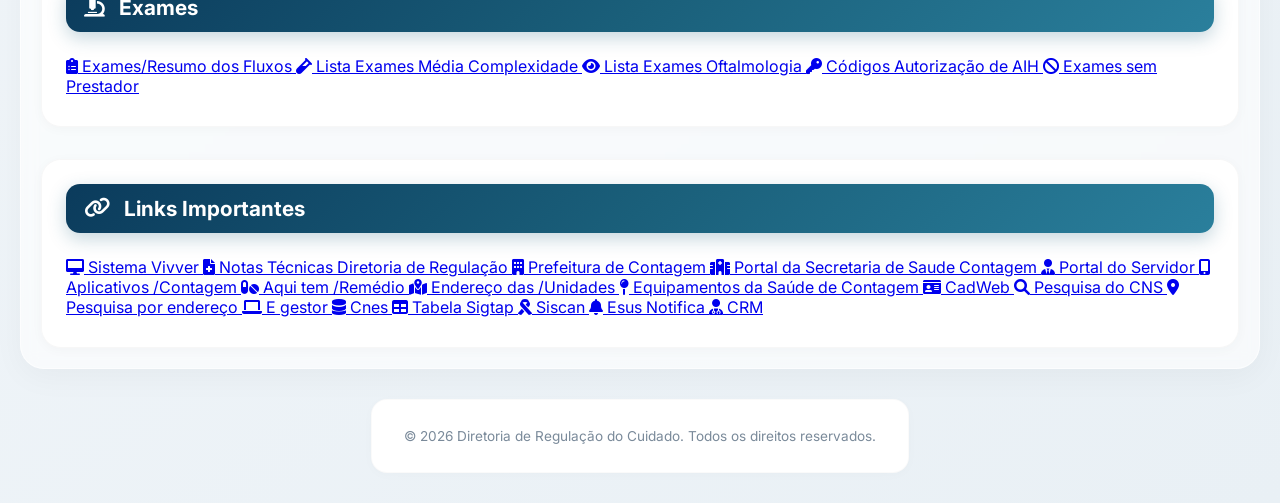
<file: Página Giovanna.html>
<!DOCTYPE html>
<html lang="pt-BR">
<head>
  <meta charset="UTF-8" />
  <meta name="viewport" content="width=device-width, initial-scale=1.0" />
  <title>Ferramentas Administrativas - Diretoria de Regulação em Saúde</title>

  <link href="https://fonts.googleapis.com/css2?family=Inter:wght@300;400;500;600;700&display=swap" rel="stylesheet">
  <link rel="stylesheet" href="https://cdnjs.cloudflare.com/ajax/libs/font-awesome/6.0.0/css/all.min.css">

  <link rel="stylesheet" href="./styles.css" />
</head>

<body>
  <header class="header">
    <div class="container">
      <div class="header-content">
        <div class="logo-section">
          <i class="fas fa-hospital"></i>

          <div class="title-section">
            <h1 class="main-title">Ferramentas Administrativas</h1>

            <!-- Textos abaixo do título (conforme pedido) -->
            <p class="subtitle">Diretoria de Regulação do Acesso</p>
            <p class="subtitle">Central de Marcação de Consultas – Referência Enfermeira Giovanna</p>
            <p class="subtitle">Página criada por Ana P. A.Silva Matric. 201704/ Assistente Adm. Diretoria de Regulação</p>
          </div>
        </div>

        <div class="right-section">
          <div class="slogan">
            <p>"Nenhum de nós é tão bom quanto todos nós juntos!"</p>
          </div>
        </div>
      </div>
    </div>
  </header>

  <main class="main-content">
    <div class="container">

      <div class="search-section">
        <div class="search-box">
          <i class="fas fa-search"></i>
          <input type="text" id="searchInput" placeholder="Buscar ferramenta..." />
        </div>
      </div>

      <div class="categories-grid">

       <!-- Consulta Especializada -->
        <section class="category-section">
          <h2 class="category-title">
            <i class="fas fa-stethoscope"></i>
            Consulta Especializada
          </h2>

          <div class="links-grid">
            <a href="https://compartilhacmc-commits.github.io/arquivosfixos/ESPECIALIDADES.html" class="link-button" target="_blank" rel="noopener">
              <i class="fas fa-list-ul"></i>
              <span>Lista das Especialidades</span>
            </a>

            <a href="https://compartilhacmc-commits.github.io/arquivosfixos/resumo_fluxos.html" class="link-button" target="_blank" rel="noopener">
              <i class="fas fa-file-alt"></i>
              <span>Resumo dos Fluxos/Especialidades</span>
            </a>

            <a href="https://portal.contagem.mg.gov.br/nota-tecnica" class="link-button" target="_blank" rel="noopener">
              <i class="fas fa-list-ul"></i>
              <span>Notas Técnicas/Regulação</span>
            </a>
          </div>
        </section>

         <section class="category-section">
          <h2 class="category-title">
            <i class="fas fa-layer-group"></i>
            CMC Painéis Estratégicos para Acompanhamentos:
          </h2>

          <div class="links-grid">
            <a href="https://compartilhacmc-commits.github.io/pendenciasgeral/" class="link-button" target="_blank" rel="noopener">
              <i class="fas fa-chart-bar"></i>
              <span>Pendências Geral</span>
            </a>

            <a href="https://compartilhacmc-commits.github.io/ofertacmc/" class="link-button" target="_blank" rel="noopener">
              <i class="fas fa-chart-bar"></i>
              <span>Oferta CMC</span>
            </a>

            <a href="https://compartilhacmc-commits.github.io/consolidadoagendados/" class="link-button" target="_blank" rel="noopener">
              <i class="fas fa-chart-bar"></i>
              <span>Consolidado Geral/ Agendamentos Consulta Especializada</span>
            </a>
          </div>

          <div class="subsection">
            <h3 class="subsection-title">
              <i class="fas fa-database"></i>
              Banco de Dados para Alimentar os Painéis:
            </h3>

            <div class="links-grid">
              <a href="https://docs.google.com/spreadsheets/d/1puNbYysRBj-5CY6fhnHNnYd9OH96cl7guMFBOLeYZV4/edit?gid=1698493941#gid=1698493941" class="link-button" target="_blank" rel="noopener">
                <i class="fas fa-folder-open"></i>
                <span>Banco de Dados Oferta</span>
              </a>

           <div class="links-grid">
              <a href="https://docs.google.com/spreadsheets/d/14DiFK9EW36s8ntkukyhiRMJxcX0ghG5XTzWb1TwpI2Q/edit?gid=0#gid=0" class="link-button" target="_blank" rel="noopener">
                <i class="fas fa-folder-open"></i>
                <span>Banco de Dados/ Consolidado - Agendamentos</span>
              </a>
            </div>
          </div>
        </section>

         <section class="category-section">
          <h2 class="category-title">
            <i class="fas fa-layer-group"></i>
            PENDÊNCIAS POR DISTRITO:
          </h2>

          <div class="links-grid">
            <a href="https://compartilhacmc-commits.github.io/distritoeldorado/" class="link-button" target="_blank" rel="noopener">
              <i class="fas fa-chart-bar"></i>
              <span>Pendências Eldorado</span>
            </a>

            <a href="https://compartilhacmc-commits.github.io/distritoeldorado/" class="link-button" target="_blank" rel="noopener">
              <i class="fas fa-chart-bar"></i>
              <span>Pendências Sede</span>
            </a>

            <a href="https://compartilhacmc-commits.github.io/distritovargemdasflores/" class="link-button" target="_blank" rel="noopener">
              <i class="fas fa-chart-bar"></i>
              <span>Pendências Vargem das Flores</span>
            </a>

            <a href="https://compartilhacmc-commits.github.io/distritonacional/" class="link-button" target="_blank" rel="noopener">
              <i class="fas fa-chart-bar"></i>
              <span>Pendências Nacional</span>
            </a>

            <a href="https://compartilhacmc-commits.github.io/distritoressaca/" class="link-button" target="_blank" rel="noopener">
              <i class="fas fa-chart-bar"></i>
              <span>Pendências Ressaca</span>
            </a>

            <a href="https://compartilhacmc-commits.github.io/distritoindustrial/" class="link-button" target="_blank" rel="noopener">
              <i class="fas fa-chart-bar"></i>
              <span>Pendências Industrial</span>
            </a>

            <a href="https://compartilhacmc-commits.github.io/distritopetrolandia/" class="link-button" target="_blank" rel="noopener">
              <i class="fas fa-chart-bar"></i>
              <span>Pendências Petrolândia</span>
            </a>

            <a href="https://compartilhacmc-commits.github.io/distritoriacho/" class="link-button" target="_blank" rel="noopener">
              <i class="fas fa-chart-bar"></i>
              <span>Pendências Riacho</span>
            </a>
          </div>

          <div class="subsection">
            <h3 class="subsection-title">
              <i class="fas fa-database"></i>
              Banco de Dados para Alimentar os Painéis:
            </h3>

            <div class="links-grid">
              <a href="https://docs.google.com/spreadsheets/d/1r6NLcVkVLD5vp4UxPEa7TcreBpOd0qeNt-QREOG4Xr4/edit?gid=278071504#gid=278071504" class="link-button" target="_blank" rel="noopener">
                <i class="fas fa-folder-open"></i>
                <span>Banco de Dados Distrito Eldorado</span>
              </a>

              <a href="https://docs.google.com/spreadsheets/d/1lMGO9Hh_qL9OKI270fPL7lxadr-BZN9x_ZtmQeX6OcA/edit?gid=278071504#gid=278071504" class="link-button" target="_blank" rel="noopener">
                <i class="fas fa-folder-open"></i>
                <span>Banco de Dados Distrito Nacional</span>
              </a>

              <a href="https://docs.google.com/spreadsheets/d/1Z9Uf5MGm5tClVDR95SUpwOjivAdqEVUfDj7mIuRLf4s/edit?gid=278071504#gid=278071504" class="link-button" target="_blank" rel="noopener">
                <i class="fas fa-folder-open"></i>
                <span>Banco de Dados Distrito Petrolândia</span>
              </a>

              <a href="https://docs.google.com/spreadsheets/d/1RPf2bfQVoM1FqnyA-0P8uPTJ_PG4I2Ce6lXnk54ixfc/edit?gid=278071504#gid=278071504" class="link-button" target="_blank" rel="noopener">
                <i class="fas fa-folder-open"></i>
                <span>Banco de Dados Distrito Sede</span>
              </a>

              <a href="https://docs.google.com/spreadsheets/d/1aIsq1a8Lb90M19TQdiJG_WyX7wzzC2WRohelJY6A-u8/edit?gid=278071504#gid=278071504" class="link-button" target="_blank" rel="noopener">
                <i class="fas fa-folder-open"></i>
                <span>Banco de Dados Distrito Ressaca</span>
              </a>

              <a href="https://docs.google.com/spreadsheets/d/1367XyjVDYyDWo3vUz6Hd_zEqLAJkH_c1MwlvtZnpmUc/edit?gid=278071504#gid=278071504" class="link-button" target="_blank" rel="noopener">
                <i class="fas fa-folder-open"></i>
                <span>Banco de Dados Distrito Riacho</span>
              </a>

              <a href="https://docs.google.com/spreadsheets/d/14eUVIsWPubMve4DhVjVwlh7gin-qVyN3PspkwQ1PZMg/edit?gid=278071504#gid=278071504" class="link-button" target="_blank" rel="noopener">
                <i class="fas fa-folder-open"></i>
                <span>Banco de Dados Distrito Industrial</span>
              </a>

              <a href="https://docs.google.com/spreadsheets/d/1IHknmxe3xAnfy5Bju_23B5ivIL-qMaaE6q_HuPaLBpk/edit?gid=278071504#gid=278071504" class="link-button" target="_blank" rel="noopener">
                <i class="fas fa-folder-open"></i>
                <span>Banco de Dados Distrito Vargem das Flores</span>
              </a>
            </div>
          </div>
        </section>

        <section class="category-section">
          <h2 class="category-title">
            <i class="fas fa-sitemap"></i>
            PÁGINAS DIRETORIA DE REGULAÇÃO/CMC:
          </h2>

          <div class="links-grid">
            <a href="https://compartilhacmc-commits.github.io/p-ginadistritoeldorado/" class="link-button" target="_blank" rel="noopener">
              <i class="fas fa-globe"></i>
              <span>Página Distrito Eldorado</span>
            </a>

            <a href="https://compartilhacmc-commits.github.io/paginadistritonacional/" class="link-button" target="_blank" rel="noopener">
              <i class="fas fa-globe"></i>
              <span>Página Distrito Nacional</span>
            </a>

            <a href="https://compartilhacmc-commits.github.io/paginadistritopetrolandia/" class="link-button" target="_blank" rel="noopener">
              <i class="fas fa-globe"></i>
              <span>Página Distrito Petrolândia</span>
            </a>

            <a href="https://compartilhacmc-commits.github.io/paginasede/" class="link-button" target="_blank" rel="noopener">
              <i class="fas fa-globe"></i>
              <span>Página Distrito Sede</span>
            </a>

            <a href="https://compartilhacmc-commits.github.io/paginadistritoressaca/" class="link-button" target="_blank" rel="noopener">
              <i class="fas fa-globe"></i>
              <span>Página Distrito Ressaca</span>
            </a>

            <a href="https://compartilhacmc-commits.github.io/paginadistritoriacho/" class="link-button" target="_blank" rel="noopener">
              <i class="fas fa-globe"></i>
              <span>Página Distrito Riacho</span>
            </a>

            <a href="https://compartilhacmc-commits.github.io/paginadistritoindustrial/" class="link-button" target="_blank" rel="noopener">
              <i class="fas fa-globe"></i>
              <span>Página Distrito Industrial</span>
            </a>

            <a href="https://compartilhacmc-commits.github.io/paginadistritovargem/" class="link-button" target="_blank" rel="noopener">
              <i class="fas fa-globe"></i>
              <span>Página Distrito Vargem</span>
            </a>
          </div>
        </section>

       <!-- Telefones Úteis -->
        <section class="category-section" id="telefones-uteis">
          <h2 class="category-title">
            <i class="fas fa-phone-alt"></i>
            Telefones Úteis
          </h2>

          <div class="links-grid">
            <a href="https://compartilhacmc-commits.github.io/arquivosfixos/CEAPS_TELEFONES.html" class="link-button" target="_blank" rel="noopener">
              <i class="fas fa-phone-square"></i>
              <span>Telefones Ceaps</span>
            </a>

            <a href="https://compartilhacmc-commits.github.io/arquivosfixos/TELEFONES_IRIA_DINIZ.html" class="link-button" target="_blank" rel="noopener">
              <i class="fas fa-phone-square"></i>
              <span>Telefones Iria Diniz</span>
            </a>

            <a href="https://compartilhacmc-commits.github.io/arquivosfixos/TELEFONES_CCE_OUTROS.html" class="link-button" target="_blank" rel="noopener">
              <i class="fas fa-phone-square"></i>
              <span>Telefones CCE´s e Outros</span>
            </a>

            <a href="https://compartilhacmc-commits.github.io/arquivosfixos/TELEFONES_DIVERSOS.html" class="link-button" target="_blank" rel="noopener">
              <i class="fas fa-phone-square"></i>
              <span>Telefones Diversos</span>
            </a>

            <a href="https://compartilhacmc-commits.github.io/arquivosfixos/TELEFONES_UNIDADES_DE_CONTAGEM.html" class="link-button" target="_blank" rel="noopener">
              <i class="fas fa-phone-square"></i>
              <span>Telefones – Todas as Unidades</span>
            </a>

            <a href="https://compartilhacmc-commits.github.io/arquivosfixos/DISTRITOS_CONTATOS.html" class="link-button" target="_blank" rel="noopener">
              <i class="fas fa-phone-square"></i>
              <span>Telefones Todos os Distritos</span>
            </a>

            <a href="https://compartilhacmc-commits.github.io/arquivosfixos/UPA_TELEFONES.html" class="link-button" target="_blank" rel="noopener">
              <i class="fas fa-phone-square"></i>
              <span>Telefones Upas</span>
            </a>
          </div>
        </section>

        <!-- Feluma -->
        <section class="category-section">
          <h2 class="category-title">
            <i class="fas fa-laptop-medical"></i>
            Feluma
          </h2>

          <div class="links-grid">
            <a href="https://portal.contagem.mg.gov.br/imgeditor/file/Regula%C3%A7%C3%A3o/Central%20de%20marca%C3%A7%C3%A3o/NT%2025%20-%202025%20-%20Regula%C3%A7%C3%A3o%20de%20Consultas%20Especializadas%20via%20sistema%20VIVVER.pdf" class="link-button" target="_blank" rel="noopener">
              <i class="fas fa-file-pdf"></i>
              <span>NT-25/2025 – Teleconsultoria Regulação</span>
            </a>

            <a href="https://portal.contagem.mg.gov.br/central-de-marcacao-de-consultas/" class="link-button" target="_blank" rel="noopener">
              <i class="fas fa-file-medical-alt"></i>
              <span>Notas Técnicas – Diretoria de Regulação</span>
            </a>

            <a href="https://portal-feluma.sydle.com/home" class="link-button" target="_blank" rel="noopener">
              <i class="fas fa-globe"></i>
              <span>Para Acessar a Plataforma – Clique Aqui</span>
            </a>

            <a href="https://www.youtube.com/watch?v=1UdBOCDlIvA" class="link-button" target="_blank" rel="noopener">
              <i class="fab fa-youtube"></i>
              <span>Para Assistir o Tutorial – Youtube (3min.)</span>
            </a>

            <a href="https://forms.office.com/pages/responsepage.aspx?id=6TkneO0BV0yBmaJIQh4A4v7lUCKmmeREvVUmW50PDW5UMzRaUlRFRjI0N01LMERVWjdPQlY5ODlUWS4u&route=shorturl" class="link-button" target="_blank" rel="noopener">
              <i class="fas fa-user-plus"></i>
              <span>Ainda sem cadastro? Preencha – Clique Aqui</span>
            </a>
          </div>
        </section>

        <!-- Exames -->
        <section class="category-section">
          <h2 class="category-title">
            <i class="fas fa-microscope"></i>
            Exames
          </h2>

          <div class="links-grid">
            <a href="https://compartilhacmc-commits.github.io/arquivosfixos/RESUMO_DOS_FLUXOS_EXAMES.html" class="link-button" target="_blank" rel="noopener">
              <i class="fas fa-clipboard-list"></i>
              <span>Exames/Resumo dos Fluxos</span>
            </a>

            <a href="https://compartilhacmc-commits.github.io/arquivosfixos/MEDIA_COMPLEXIDADE.html" class="link-button" target="_blank" rel="noopener">
              <i class="fas fa-vial"></i>
              <span>Lista Exames Média Complexidade</span>
            </a>

            <a href="https://compartilhacmc-commits.github.io/arquivosfixos/EXAMES_DE_OFTALMO.html" class="link-button" target="_blank" rel="noopener">
              <i class="fas fa-eye"></i>
              <span>Lista Exames Oftalmologia</span>
            </a>

            <a href="https://docs.google.com/spreadsheets/d/1Xra6v8JSul5QdI5FLfnlRvPoxO7DrYvIDrWOliaL2r8/edit?pli=1&gid=0#gid=0" class="link-button" target="_blank" rel="noopener">
              <i class="fas fa-key"></i>
              <span>Códigos Autorização de AIH</span>
            </a>

            <a href="https://docs.google.com/spreadsheets/d/1s_HDG2-eBdYVaHdw_4e2q2ORuUePdZuLJQmIT7Z-esI/edit?pli=1&gid=0#gid=0" class="link-button" target="_blank" rel="noopener">
              <i class="fas fa-ban"></i>
              <span>Exames sem Prestador</span>
            </a>
          </div>
        </section>


        <!-- Links Importantes (mantido) -->
        <section class="category-section">
          <h2 class="category-title">
            <i class="fas fa-link"></i>
            Links Importantes
          </h2>

          <div class="links-grid">
            <a href="https://www.contagem-mg.vivver.com/desktop" class="link-button" target="_blank" rel="noopener">
              <i class="fas fa-desktop"></i>
              <span>Sistema Vivver</span>
            </a>

            <a href="https://portal.contagem.mg.gov.br/nota-tecnica" class="link-button" target="_blank" rel="noopener">
              <i class="fas fa-file-medical"></i>
              <span>Notas Técnicas Diretoria de Regulação</span>
            </a>

            <a href="https://portal.contagem.mg.gov.br/" class="link-button" target="_blank" rel="noopener">
              <i class="fas fa-building"></i>
              <span>Prefeitura de Contagem</span>
            </a>

            <a href="https://portal.contagem.mg.gov.br/secretaria-de-saude" class="link-button" target="_blank" rel="noopener">
              <i class="fas fa-hospital"></i>
              <span>Portal da Secretaria de Saude Contagem</span>
            </a>

            <a href="https://portal.contagem.mg.gov.br/portal/paginas-dinamicas-categoria/15/" class="link-button" target="_blank" rel="noopener">
              <i class="fas fa-user-tie"></i>
              <span>Portal do Servidor</span>
            </a>

            <a href="https://geoprocessamento.contagem.mg.gov.br/portal/apps/sites/#/geocontagem" class="link-button" target="_blank" rel="noopener">
              <i class="fas fa-mobile-alt"></i>
              <span>Aplicativos /Contagem</span>
            </a>

            <a href="https://geoprocessamento.contagem.mg.gov.br/portal/apps/experiencebuilder/experience/?id=1cc51ed1bb7546e092ecad2935cc425d" class="link-button" target="_blank" rel="noopener">
              <i class="fas fa-pills"></i>
              <span>Aqui tem /Remédio</span>
            </a>

            <a href="https://portal.contagem.mg.gov.br/atencao-primaria" class="link-button" target="_blank" rel="noopener">
              <i class="fas fa-map-marked-alt"></i>
              <span>Endereço das /Unidades</span>
            </a>

            <a href="https://geoprocessamento.contagem.mg.gov.br/portal/apps/webappviewer/index.html?id=a29dd6c9d5944c51998c3ffa1efe0c70" class="link-button" target="_blank" rel="noopener">
              <i class="fas fa-map-pin"></i>
              <span>Equipamentos da Saúde de Contagem</span>
            </a>

            <a href="https://cadastro.saude.gov.br/segcartao/?contextType=external&username=string&contextValue=%2Foam&password=sercure_string&challenge_url=https%3A%2F%2Fcadastro.saude.gov.br%2Fsegcartao&request_id=-8519814493389994660&authn_try_count=0&locale=es_ES&resource_url" class="link-button" target="_blank" rel="noopener">
              <i class="fas fa-id-card"></i>
              <span>CadWeb</span>
            </a>

            <a href="https://cnesadm.datasus.gov.br/cnesadm/publico/usuarios/cadastro" class="link-button" target="_blank" rel="noopener">
              <i class="fas fa-search"></i>
              <span>Pesquisa do CNS</span>
            </a>

            <a href="https://app.powerbi.com/view?r=eyJrIjoiYTRiZDcyZWYtMzAwNS00NmYyLTk3N2EtYWEwYTk2NTFhMmY1IiwidCI6ImFlODYzMzdlLTU3NWUtNDMzMC05NDc2LTkzZGU2ODJiMDAyMCJ9" class="link-button" target="_blank" rel="noopener">
              <i class="fas fa-map-marker-alt"></i>
              <span>Pesquisa por endereço</span>
            </a>

            <a href="https://egestoraps.saude.gov.br/" class="link-button" target="_blank" rel="noopener">
              <i class="fas fa-laptop"></i>
              <span>E gestor</span>
            </a>

            <a href="https://cnes.datasus.gov.br/pages/estabelecimentos/consulta.jsp" class="link-button" target="_blank" rel="noopener">
              <i class="fas fa-database"></i>
              <span>Cnes</span>
            </a>

            <a href="http://sigtap.datasus.gov.br/tabela-unificada/app/sec/inicio.jsp" class="link-button" target="_blank" rel="noopener">
              <i class="fas fa-table"></i>
              <span>Tabela Sigtap</span>
            </a>

            <a href="https://siscan.saude.gov.br/login.jsf" class="link-button" target="_blank" rel="noopener">
              <i class="fas fa-ribbon"></i>
              <span>Siscan</span>
            </a>

            <a href="https://notifica.saude.gov.br/login" class="link-button" target="_blank" rel="noopener">
              <i class="fas fa-bell"></i>
              <span>Esus Notifica</span>
            </a>

            <a href="https://crmmg.org.br/" class="link-button" target="_blank" rel="noopener">
              <i class="fas fa-user-md"></i>
              <span>CRM</span>
            </a>
          </div>
        </section>

      </div>
    </div>
  </main>

  <footer class="footer">
    <div class="container">
      <p>&copy; 2026 Diretoria de Regulação do Cuidado. Todos os direitos reservados.</p>
    </div>
  </footer>

  <script src="./script.js"></script>
</body>
</html>
</file>
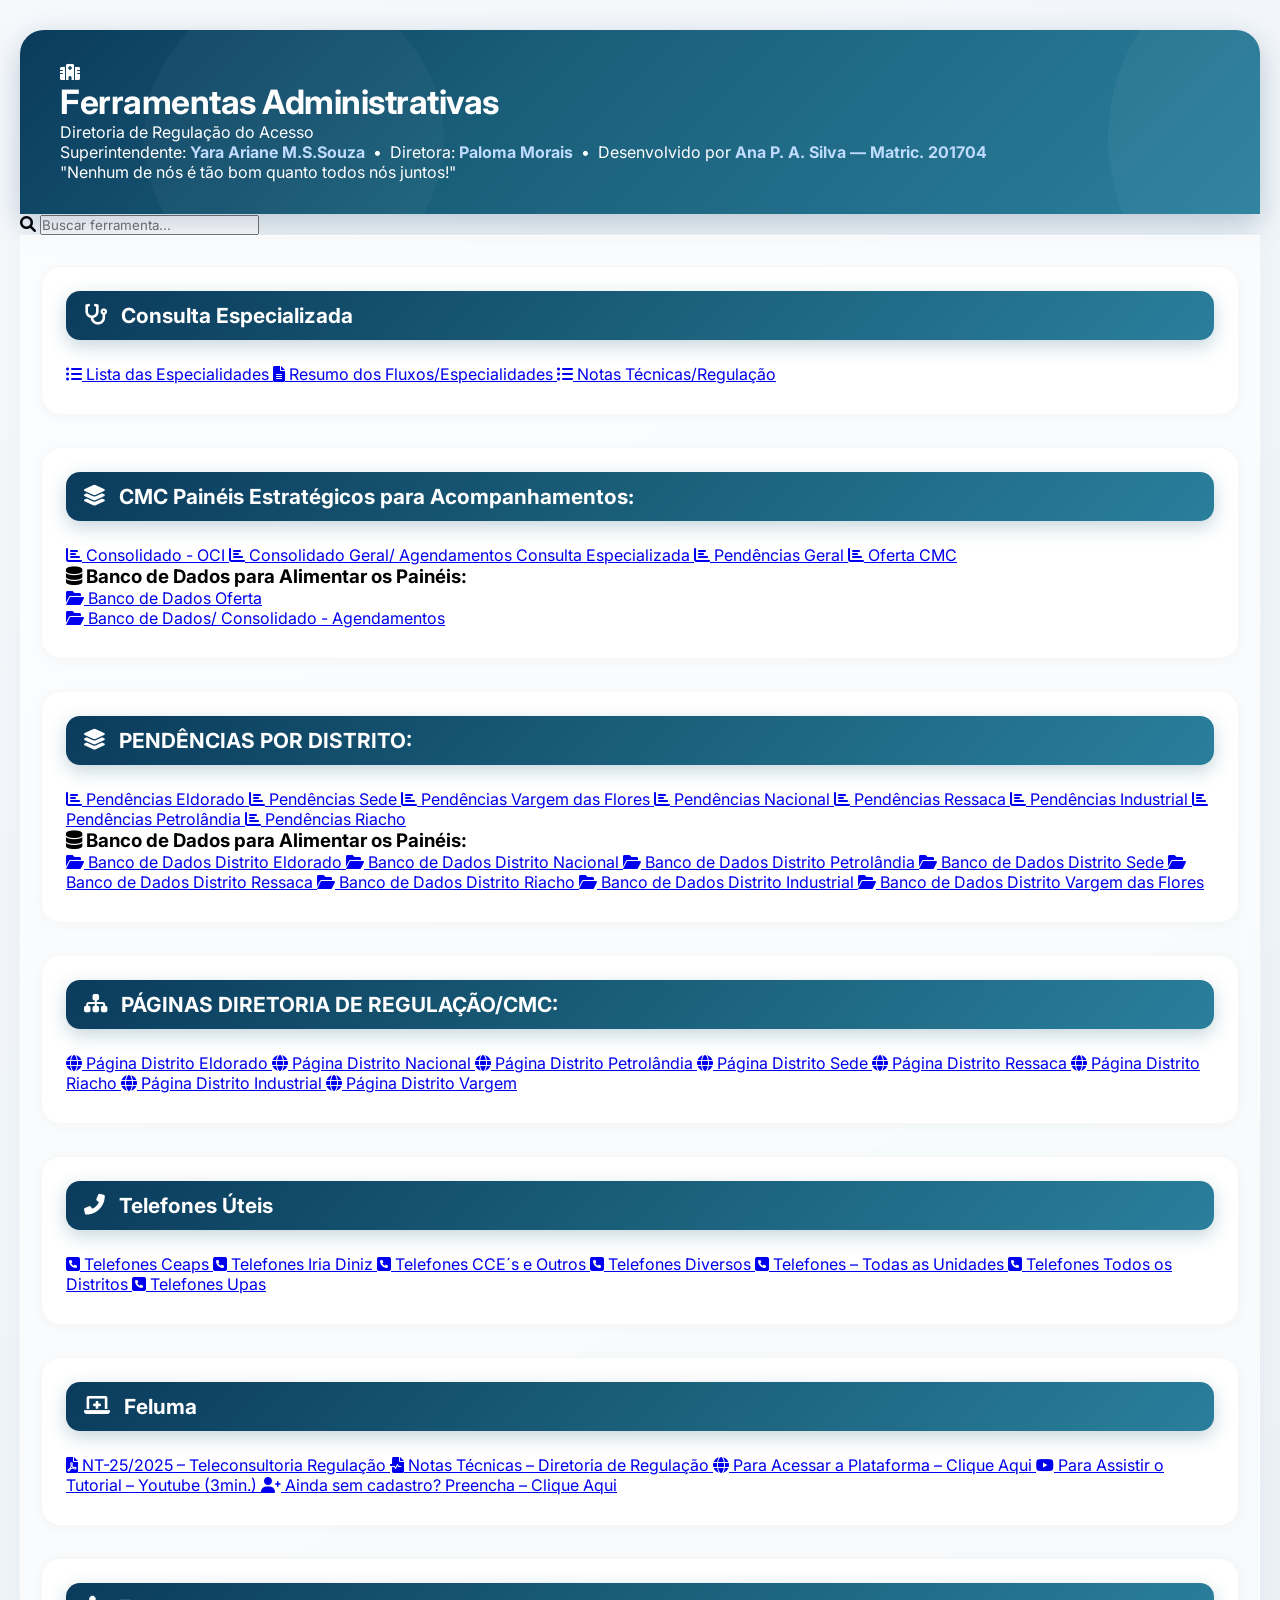
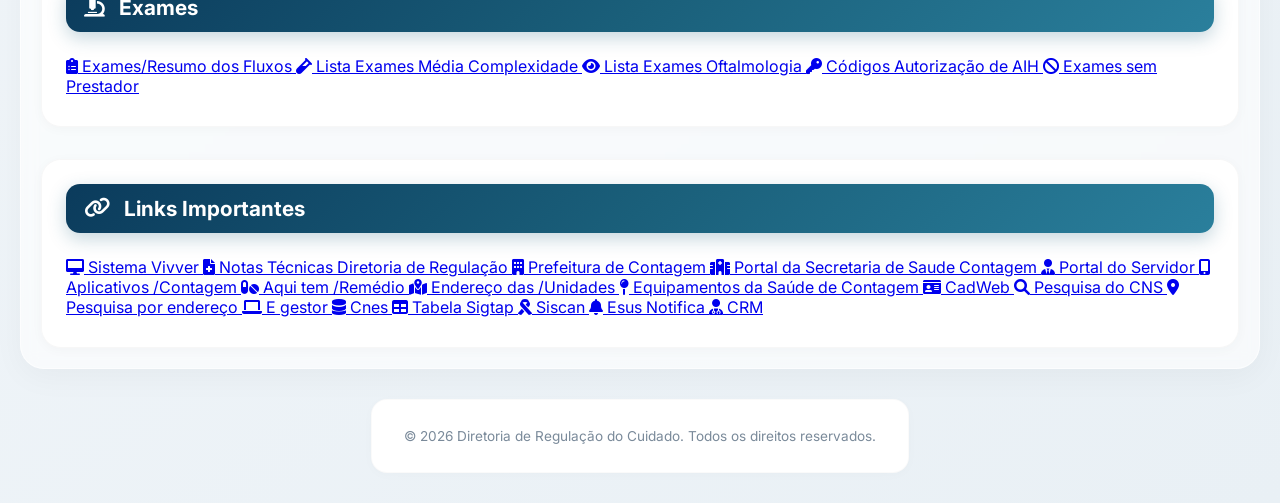
<file: Página.html>
<!DOCTYPE html>
<html lang="pt-BR">
<head>
  <meta charset="UTF-8" />
  <meta name="viewport" content="width=device-width, initial-scale=1.0" />
  <title>Ferramentas Administrativas - Diretoria de Regulação em Saúde</title>

  <link href="https://fonts.googleapis.com/css2?family=Inter:wght@300;400;500;600;700&display=swap" rel="stylesheet">
  <link rel="stylesheet" href="https://cdnjs.cloudflare.com/ajax/libs/font-awesome/6.0.0/css/all.min.css">

  <link rel="stylesheet" href="./styles.css" />
</head>

<body>
  <header class="header">
    <div class="container">
      <div class="header-content">
        <div class="logo-section">
          <i class="fas fa-hospital"></i>

          <div class="title-section">
            <h1 class="main-title">Ferramentas Administrativas</h1>

            <!-- Textos abaixo do título (conforme pedido) -->
            <p class="subtitle">Diretoria de Regulação do Acesso</p>
            <div class="h-meta">
             Superintendente: <b style="color:#bfdbfe">Yara Ariane M.S.Souza</b>
             &nbsp;•&nbsp; Diretora: <b style="color:#bfdbfe">Paloma Morais</b>
             &nbsp;•&nbsp; Desenvolvido por <b style="color:#bfdbfe">Ana P. A. Silva &mdash; Matric. 201704</b>
            </div>
          </div>
        </div>

        <div class="right-section">
          <div class="slogan">
            <p>"Nenhum de nós é tão bom quanto todos nós juntos!"</p>
          </div>
        </div>
      </div>
    </div>
  </header>

  <main class="main-content">
    <div class="container">

      <div class="search-section">
        <div class="search-box">
          <i class="fas fa-search"></i>
          <input type="text" id="searchInput" placeholder="Buscar ferramenta..." />
        </div>
      </div>

      <div class="categories-grid">

       <!-- Consulta Especializada -->
        <section class="category-section">
          <h2 class="category-title">
            <i class="fas fa-stethoscope"></i>
            Consulta Especializada
          </h2>

          <div class="links-grid">
            <a href="https://compartilhacmc-commits.github.io/arquivosfixos/ESPECIALIDADES.html" class="link-button" target="_blank" rel="noopener">
              <i class="fas fa-list-ul"></i>
              <span>Lista das Especialidades</span>
            </a>

            <a href="https://compartilhacmc-commits.github.io/arquivosfixos/resumo_fluxos.html" class="link-button" target="_blank" rel="noopener">
              <i class="fas fa-file-alt"></i>
              <span>Resumo dos Fluxos/Especialidades</span>
            </a>

            <a href="https://portal.contagem.mg.gov.br/nota-tecnica" class="link-button" target="_blank" rel="noopener">
              <i class="fas fa-list-ul"></i>
              <span>Notas Técnicas/Regulação</span>
            </a>
          </div>
        </section>

         <section class="category-section">
          <h2 class="category-title">
            <i class="fas fa-layer-group"></i>
            CMC Painéis Estratégicos para Acompanhamentos:
          </h2>

          <div class="links-grid">
            <a href="https://compartilhacmc-commits.github.io/consolidadoagendados/" class="link-button" target="_blank" rel="noopener">
              <i class="fas fa-chart-bar"></i>
              <span>Consolidado - OCI</span>
            </a>

             <a href="https://compartilhacmc-commits.github.io/consolidadoagendados/" class="link-button" target="_blank" rel="noopener">
              <i class="fas fa-chart-bar"></i>
              <span>Consolidado Geral/ Agendamentos Consulta Especializada</span>
            </a>
            
            <a href="https://compartilhacmc-commits.github.io/pendenciasgeral/" class="link-button" target="_blank" rel="noopener">
              <i class="fas fa-chart-bar"></i>
              <span>Pendências Geral</span>
            </a>

            <a href="https://compartilhacmc-commits.github.io/ofertacmc/" class="link-button" target="_blank" rel="noopener">
              <i class="fas fa-chart-bar"></i>
              <span>Oferta CMC</span>
            </a>
          </div>

          <div class="subsection">
            <h3 class="subsection-title">
              <i class="fas fa-database"></i>
              Banco de Dados para Alimentar os Painéis:
            </h3>

            <div class="links-grid">
              <a href="https://docs.google.com/spreadsheets/d/1puNbYysRBj-5CY6fhnHNnYd9OH96cl7guMFBOLeYZV4/edit?gid=1698493941#gid=1698493941" class="link-button" target="_blank" rel="noopener">
                <i class="fas fa-folder-open"></i>
                <span>Banco de Dados Oferta</span>
              </a>

           <div class="links-grid">
              <a href="https://docs.google.com/spreadsheets/d/14DiFK9EW36s8ntkukyhiRMJxcX0ghG5XTzWb1TwpI2Q/edit?gid=0#gid=0" class="link-button" target="_blank" rel="noopener">
                <i class="fas fa-folder-open"></i>
                <span>Banco de Dados/ Consolidado - Agendamentos</span>
              </a>
            </div>
          </div>
        </section>

         <section class="category-section">
          <h2 class="category-title">
            <i class="fas fa-layer-group"></i>
            PENDÊNCIAS POR DISTRITO:
          </h2>

          <div class="links-grid">
            <a href="https://compartilhacmc-commits.github.io/distritoeldorado/" class="link-button" target="_blank" rel="noopener">
              <i class="fas fa-chart-bar"></i>
              <span>Pendências Eldorado</span>
            </a>

            <a href="https://compartilhacmc-commits.github.io/distritoeldorado/" class="link-button" target="_blank" rel="noopener">
              <i class="fas fa-chart-bar"></i>
              <span>Pendências Sede</span>
            </a>

            <a href="https://compartilhacmc-commits.github.io/distritovargemdasflores/" class="link-button" target="_blank" rel="noopener">
              <i class="fas fa-chart-bar"></i>
              <span>Pendências Vargem das Flores</span>
            </a>

            <a href="https://compartilhacmc-commits.github.io/distritonacional/" class="link-button" target="_blank" rel="noopener">
              <i class="fas fa-chart-bar"></i>
              <span>Pendências Nacional</span>
            </a>

            <a href="https://compartilhacmc-commits.github.io/distritoressaca/" class="link-button" target="_blank" rel="noopener">
              <i class="fas fa-chart-bar"></i>
              <span>Pendências Ressaca</span>
            </a>

            <a href="https://compartilhacmc-commits.github.io/distritoindustrial/" class="link-button" target="_blank" rel="noopener">
              <i class="fas fa-chart-bar"></i>
              <span>Pendências Industrial</span>
            </a>

            <a href="https://compartilhacmc-commits.github.io/distritopetrolandia/" class="link-button" target="_blank" rel="noopener">
              <i class="fas fa-chart-bar"></i>
              <span>Pendências Petrolândia</span>
            </a>

            <a href="https://compartilhacmc-commits.github.io/distritoriacho/" class="link-button" target="_blank" rel="noopener">
              <i class="fas fa-chart-bar"></i>
              <span>Pendências Riacho</span>
            </a>
          </div>

          <div class="subsection">
            <h3 class="subsection-title">
              <i class="fas fa-database"></i>
              Banco de Dados para Alimentar os Painéis:
            </h3>

            <div class="links-grid">
              <a href="https://docs.google.com/spreadsheets/d/1r6NLcVkVLD5vp4UxPEa7TcreBpOd0qeNt-QREOG4Xr4/edit?gid=278071504#gid=278071504" class="link-button" target="_blank" rel="noopener">
                <i class="fas fa-folder-open"></i>
                <span>Banco de Dados Distrito Eldorado</span>
              </a>

              <a href="https://docs.google.com/spreadsheets/d/1lMGO9Hh_qL9OKI270fPL7lxadr-BZN9x_ZtmQeX6OcA/edit?gid=278071504#gid=278071504" class="link-button" target="_blank" rel="noopener">
                <i class="fas fa-folder-open"></i>
                <span>Banco de Dados Distrito Nacional</span>
              </a>

              <a href="https://docs.google.com/spreadsheets/d/1Z9Uf5MGm5tClVDR95SUpwOjivAdqEVUfDj7mIuRLf4s/edit?gid=278071504#gid=278071504" class="link-button" target="_blank" rel="noopener">
                <i class="fas fa-folder-open"></i>
                <span>Banco de Dados Distrito Petrolândia</span>
              </a>

              <a href="https://docs.google.com/spreadsheets/d/1RPf2bfQVoM1FqnyA-0P8uPTJ_PG4I2Ce6lXnk54ixfc/edit?gid=278071504#gid=278071504" class="link-button" target="_blank" rel="noopener">
                <i class="fas fa-folder-open"></i>
                <span>Banco de Dados Distrito Sede</span>
              </a>

              <a href="https://docs.google.com/spreadsheets/d/1aIsq1a8Lb90M19TQdiJG_WyX7wzzC2WRohelJY6A-u8/edit?gid=278071504#gid=278071504" class="link-button" target="_blank" rel="noopener">
                <i class="fas fa-folder-open"></i>
                <span>Banco de Dados Distrito Ressaca</span>
              </a>

              <a href="https://docs.google.com/spreadsheets/d/1367XyjVDYyDWo3vUz6Hd_zEqLAJkH_c1MwlvtZnpmUc/edit?gid=278071504#gid=278071504" class="link-button" target="_blank" rel="noopener">
                <i class="fas fa-folder-open"></i>
                <span>Banco de Dados Distrito Riacho</span>
              </a>

              <a href="https://docs.google.com/spreadsheets/d/14eUVIsWPubMve4DhVjVwlh7gin-qVyN3PspkwQ1PZMg/edit?gid=278071504#gid=278071504" class="link-button" target="_blank" rel="noopener">
                <i class="fas fa-folder-open"></i>
                <span>Banco de Dados Distrito Industrial</span>
              </a>

              <a href="https://docs.google.com/spreadsheets/d/1IHknmxe3xAnfy5Bju_23B5ivIL-qMaaE6q_HuPaLBpk/edit?gid=278071504#gid=278071504" class="link-button" target="_blank" rel="noopener">
                <i class="fas fa-folder-open"></i>
                <span>Banco de Dados Distrito Vargem das Flores</span>
              </a>
            </div>
          </div>
        </section>

        <section class="category-section">
          <h2 class="category-title">
            <i class="fas fa-sitemap"></i>
            PÁGINAS DIRETORIA DE REGULAÇÃO/CMC:
          </h2>

          <div class="links-grid">
            <a href="https://compartilhacmc-commits.github.io/p-ginadistritoeldorado/" class="link-button" target="_blank" rel="noopener">
              <i class="fas fa-globe"></i>
              <span>Página Distrito Eldorado</span>
            </a>

            <a href="https://compartilhacmc-commits.github.io/paginadistritonacional/" class="link-button" target="_blank" rel="noopener">
              <i class="fas fa-globe"></i>
              <span>Página Distrito Nacional</span>
            </a>

            <a href="https://compartilhacmc-commits.github.io/paginadistritopetrolandia/" class="link-button" target="_blank" rel="noopener">
              <i class="fas fa-globe"></i>
              <span>Página Distrito Petrolândia</span>
            </a>

            <a href="https://compartilhacmc-commits.github.io/paginasede/" class="link-button" target="_blank" rel="noopener">
              <i class="fas fa-globe"></i>
              <span>Página Distrito Sede</span>
            </a>

            <a href="https://compartilhacmc-commits.github.io/paginadistritoressaca/" class="link-button" target="_blank" rel="noopener">
              <i class="fas fa-globe"></i>
              <span>Página Distrito Ressaca</span>
            </a>

            <a href="https://compartilhacmc-commits.github.io/paginadistritoriacho/" class="link-button" target="_blank" rel="noopener">
              <i class="fas fa-globe"></i>
              <span>Página Distrito Riacho</span>
            </a>

            <a href="https://compartilhacmc-commits.github.io/paginadistritoindustrial/" class="link-button" target="_blank" rel="noopener">
              <i class="fas fa-globe"></i>
              <span>Página Distrito Industrial</span>
            </a>

            <a href="https://compartilhacmc-commits.github.io/paginadistritovargem/" class="link-button" target="_blank" rel="noopener">
              <i class="fas fa-globe"></i>
              <span>Página Distrito Vargem</span>
            </a>
          </div>
        </section>

       <!-- Telefones Úteis -->
        <section class="category-section" id="telefones-uteis">
          <h2 class="category-title">
            <i class="fas fa-phone-alt"></i>
            Telefones Úteis
          </h2>

          <div class="links-grid">
            <a href="https://compartilhacmc-commits.github.io/arquivosfixos/CEAPS_TELEFONES.html" class="link-button" target="_blank" rel="noopener">
              <i class="fas fa-phone-square"></i>
              <span>Telefones Ceaps</span>
            </a>

            <a href="https://compartilhacmc-commits.github.io/arquivosfixos/TELEFONES_IRIA_DINIZ.html" class="link-button" target="_blank" rel="noopener">
              <i class="fas fa-phone-square"></i>
              <span>Telefones Iria Diniz</span>
            </a>

            <a href="https://compartilhacmc-commits.github.io/arquivosfixos/TELEFONES_CCE_OUTROS.html" class="link-button" target="_blank" rel="noopener">
              <i class="fas fa-phone-square"></i>
              <span>Telefones CCE´s e Outros</span>
            </a>

            <a href="https://compartilhacmc-commits.github.io/arquivosfixos/TELEFONES_DIVERSOS.html" class="link-button" target="_blank" rel="noopener">
              <i class="fas fa-phone-square"></i>
              <span>Telefones Diversos</span>
            </a>

            <a href="https://compartilhacmc-commits.github.io/arquivosfixos/TELEFONES_UNIDADES_DE_CONTAGEM.html" class="link-button" target="_blank" rel="noopener">
              <i class="fas fa-phone-square"></i>
              <span>Telefones – Todas as Unidades</span>
            </a>

            <a href="https://compartilhacmc-commits.github.io/arquivosfixos/DISTRITOS_CONTATOS.html" class="link-button" target="_blank" rel="noopener">
              <i class="fas fa-phone-square"></i>
              <span>Telefones Todos os Distritos</span>
            </a>

            <a href="https://compartilhacmc-commits.github.io/arquivosfixos/UPA_TELEFONES.html" class="link-button" target="_blank" rel="noopener">
              <i class="fas fa-phone-square"></i>
              <span>Telefones Upas</span>
            </a>
          </div>
        </section>

        <!-- Feluma -->
        <section class="category-section">
          <h2 class="category-title">
            <i class="fas fa-laptop-medical"></i>
            Feluma
          </h2>

          <div class="links-grid">
            <a href="https://portal.contagem.mg.gov.br/imgeditor/file/Regula%C3%A7%C3%A3o/Central%20de%20marca%C3%A7%C3%A3o/NT%2025%20-%202025%20-%20Regula%C3%A7%C3%A3o%20de%20Consultas%20Especializadas%20via%20sistema%20VIVVER.pdf" class="link-button" target="_blank" rel="noopener">
              <i class="fas fa-file-pdf"></i>
              <span>NT-25/2025 – Teleconsultoria Regulação</span>
            </a>

            <a href="https://portal.contagem.mg.gov.br/central-de-marcacao-de-consultas/" class="link-button" target="_blank" rel="noopener">
              <i class="fas fa-file-medical-alt"></i>
              <span>Notas Técnicas – Diretoria de Regulação</span>
            </a>

            <a href="https://portal-feluma.sydle.com/home" class="link-button" target="_blank" rel="noopener">
              <i class="fas fa-globe"></i>
              <span>Para Acessar a Plataforma – Clique Aqui</span>
            </a>

            <a href="https://www.youtube.com/watch?v=1UdBOCDlIvA" class="link-button" target="_blank" rel="noopener">
              <i class="fab fa-youtube"></i>
              <span>Para Assistir o Tutorial – Youtube (3min.)</span>
            </a>

            <a href="https://forms.office.com/pages/responsepage.aspx?id=6TkneO0BV0yBmaJIQh4A4v7lUCKmmeREvVUmW50PDW5UMzRaUlRFRjI0N01LMERVWjdPQlY5ODlUWS4u&route=shorturl" class="link-button" target="_blank" rel="noopener">
              <i class="fas fa-user-plus"></i>
              <span>Ainda sem cadastro? Preencha – Clique Aqui</span>
            </a>
          </div>
        </section>

        <!-- Exames -->
        <section class="category-section">
          <h2 class="category-title">
            <i class="fas fa-microscope"></i>
            Exames
          </h2>

          <div class="links-grid">
            <a href="https://compartilhacmc-commits.github.io/arquivosfixos/RESUMO_DOS_FLUXOS_EXAMES.html" class="link-button" target="_blank" rel="noopener">
              <i class="fas fa-clipboard-list"></i>
              <span>Exames/Resumo dos Fluxos</span>
            </a>

            <a href="https://compartilhacmc-commits.github.io/arquivosfixos/MEDIA_COMPLEXIDADE.html" class="link-button" target="_blank" rel="noopener">
              <i class="fas fa-vial"></i>
              <span>Lista Exames Média Complexidade</span>
            </a>

            <a href="https://compartilhacmc-commits.github.io/arquivosfixos/EXAMES_DE_OFTALMO.html" class="link-button" target="_blank" rel="noopener">
              <i class="fas fa-eye"></i>
              <span>Lista Exames Oftalmologia</span>
            </a>

            <a href="https://docs.google.com/spreadsheets/d/1Xra6v8JSul5QdI5FLfnlRvPoxO7DrYvIDrWOliaL2r8/edit?pli=1&gid=0#gid=0" class="link-button" target="_blank" rel="noopener">
              <i class="fas fa-key"></i>
              <span>Códigos Autorização de AIH</span>
            </a>

            <a href="https://docs.google.com/spreadsheets/d/1s_HDG2-eBdYVaHdw_4e2q2ORuUePdZuLJQmIT7Z-esI/edit?pli=1&gid=0#gid=0" class="link-button" target="_blank" rel="noopener">
              <i class="fas fa-ban"></i>
              <span>Exames sem Prestador</span>
            </a>
          </div>
        </section>


        <!-- Links Importantes (mantido) -->
        <section class="category-section">
          <h2 class="category-title">
            <i class="fas fa-link"></i>
            Links Importantes
          </h2>

          <div class="links-grid">
            <a href="https://www.contagem-mg.vivver.com/desktop" class="link-button" target="_blank" rel="noopener">
              <i class="fas fa-desktop"></i>
              <span>Sistema Vivver</span>
            </a>

            <a href="https://portal.contagem.mg.gov.br/nota-tecnica" class="link-button" target="_blank" rel="noopener">
              <i class="fas fa-file-medical"></i>
              <span>Notas Técnicas Diretoria de Regulação</span>
            </a>

            <a href="https://portal.contagem.mg.gov.br/" class="link-button" target="_blank" rel="noopener">
              <i class="fas fa-building"></i>
              <span>Prefeitura de Contagem</span>
            </a>

            <a href="https://portal.contagem.mg.gov.br/secretaria-de-saude" class="link-button" target="_blank" rel="noopener">
              <i class="fas fa-hospital"></i>
              <span>Portal da Secretaria de Saude Contagem</span>
            </a>

            <a href="https://portal.contagem.mg.gov.br/portal/paginas-dinamicas-categoria/15/" class="link-button" target="_blank" rel="noopener">
              <i class="fas fa-user-tie"></i>
              <span>Portal do Servidor</span>
            </a>

            <a href="https://geoprocessamento.contagem.mg.gov.br/portal/apps/sites/#/geocontagem" class="link-button" target="_blank" rel="noopener">
              <i class="fas fa-mobile-alt"></i>
              <span>Aplicativos /Contagem</span>
            </a>

            <a href="https://geoprocessamento.contagem.mg.gov.br/portal/apps/experiencebuilder/experience/?id=1cc51ed1bb7546e092ecad2935cc425d" class="link-button" target="_blank" rel="noopener">
              <i class="fas fa-pills"></i>
              <span>Aqui tem /Remédio</span>
            </a>

            <a href="https://portal.contagem.mg.gov.br/atencao-primaria" class="link-button" target="_blank" rel="noopener">
              <i class="fas fa-map-marked-alt"></i>
              <span>Endereço das /Unidades</span>
            </a>

            <a href="https://geoprocessamento.contagem.mg.gov.br/portal/apps/webappviewer/index.html?id=a29dd6c9d5944c51998c3ffa1efe0c70" class="link-button" target="_blank" rel="noopener">
              <i class="fas fa-map-pin"></i>
              <span>Equipamentos da Saúde de Contagem</span>
            </a>

            <a href="https://cadastro.saude.gov.br/segcartao/?contextType=external&username=string&contextValue=%2Foam&password=sercure_string&challenge_url=https%3A%2F%2Fcadastro.saude.gov.br%2Fsegcartao&request_id=-8519814493389994660&authn_try_count=0&locale=es_ES&resource_url" class="link-button" target="_blank" rel="noopener">
              <i class="fas fa-id-card"></i>
              <span>CadWeb</span>
            </a>

            <a href="https://cnesadm.datasus.gov.br/cnesadm/publico/usuarios/cadastro" class="link-button" target="_blank" rel="noopener">
              <i class="fas fa-search"></i>
              <span>Pesquisa do CNS</span>
            </a>

            <a href="https://app.powerbi.com/view?r=eyJrIjoiYTRiZDcyZWYtMzAwNS00NmYyLTk3N2EtYWEwYTk2NTFhMmY1IiwidCI6ImFlODYzMzdlLTU3NWUtNDMzMC05NDc2LTkzZGU2ODJiMDAyMCJ9" class="link-button" target="_blank" rel="noopener">
              <i class="fas fa-map-marker-alt"></i>
              <span>Pesquisa por endereço</span>
            </a>

            <a href="https://egestoraps.saude.gov.br/" class="link-button" target="_blank" rel="noopener">
              <i class="fas fa-laptop"></i>
              <span>E gestor</span>
            </a>

            <a href="https://cnes.datasus.gov.br/pages/estabelecimentos/consulta.jsp" class="link-button" target="_blank" rel="noopener">
              <i class="fas fa-database"></i>
              <span>Cnes</span>
            </a>

            <a href="http://sigtap.datasus.gov.br/tabela-unificada/app/sec/inicio.jsp" class="link-button" target="_blank" rel="noopener">
              <i class="fas fa-table"></i>
              <span>Tabela Sigtap</span>
            </a>

            <a href="https://siscan.saude.gov.br/login.jsf" class="link-button" target="_blank" rel="noopener">
              <i class="fas fa-ribbon"></i>
              <span>Siscan</span>
            </a>

            <a href="https://notifica.saude.gov.br/login" class="link-button" target="_blank" rel="noopener">
              <i class="fas fa-bell"></i>
              <span>Esus Notifica</span>
            </a>

            <a href="https://crmmg.org.br/" class="link-button" target="_blank" rel="noopener">
              <i class="fas fa-user-md"></i>
              <span>CRM</span>
            </a>
          </div>
        </section>

      </div>
    </div>
  </main>

  <footer class="footer">
    <div class="container">
      <p>&copy; 2026 Diretoria de Regulação do Cuidado. Todos os direitos reservados.</p>
    </div>
  </footer>

  <script src="./script.js"></script>
</body>
</html>
</file>
<file: styles.css>
/* ===== RESET E BASE ===== */
* {
    margin: 0;
    padding: 0;
    box-sizing: border-box;
    font-family: 'Inter', 'Segoe UI', Roboto, system-ui, sans-serif;
}

body {
    background: linear-gradient(145deg, #f6f9fc 0%, #e9f0f5 100%);
    min-height: 100vh;
    padding: 30px 20px;
    display: flex;
    flex-direction: column;
    align-items: center;
}

.container {
    max-width: 1400px;
    width: 100%;
}

/* ===== CABEÇALHO ===== */
.header {
    background: linear-gradient(135deg, #0b3b5c 0%, #1a5f7a 40%, #2a7f9c 100%);
    color: white;
    padding: 32px 40px;
    border-radius: 24px 24px 0 0;
    box-shadow: 0 10px 30px rgba(10, 55, 94, 0.25);
    position: relative;
    overflow: hidden;
}

.header::before {
    content: '';
    position: absolute;
    top: -50%;
    right: -20%;
    width: 400px;
    height: 400px;
    background: rgba(255, 255, 255, 0.04);
    border-radius: 50%;
    pointer-events: none;
}

.header::after {
    content: '';
    position: absolute;
    bottom: -40%;
    left: 10%;
    width: 300px;
    height: 300px;
    background: rgba(255, 255, 255, 0.03);
    border-radius: 50%;
    pointer-events: none;
}

.header-content {
    display: flex;
    flex-wrap: wrap;
    justify-content: space-between;
    align-items: center;
    position: relative;
    z-index: 1;
}

.header-left {
    display: flex;
    flex-direction: column;
    gap: 6px;
}

.header-left .badge {
    background: rgba(255, 255, 255, 0.15);
    backdrop-filter: blur(4px);
    padding: 4px 16px;
    border-radius: 30px;
    font-size: 0.7rem;
    text-transform: uppercase;
    letter-spacing: 1.5px;
    font-weight: 600;
    align-self: flex-start;
    border: 1px solid rgba(255, 255, 255, 0.1);
}

.header h1 {
    font-size: 2.1rem;
    font-weight: 700;
    letter-spacing: -0.5px;
    line-height: 1.2;
}

.header h1 i {
    color: #7fc9ff;
    margin-right: 12px;
}

.header .diretoria {
    font-size: 1rem;
    font-weight: 500;
    background: rgba(0, 0, 0, 0.2);
    padding: 6px 18px;
    border-radius: 30px;
    display: inline-block;
    backdrop-filter: blur(4px);
}

/* ===== CRÉDITOS ===== */
.header .creditos {
    font-size: 0.7rem;
    opacity: 0.65;
    font-weight: 300;
    letter-spacing: 0.3px;
    background: rgba(0, 0, 0, 0.1);
    padding: 4px 14px;
    border-radius: 20px;
    display: inline-block;
    backdrop-filter: blur(2px);
    border: 1px solid rgba(255, 255, 255, 0.06);
    transition: opacity 0.3s ease;
    text-align: right;
    margin-top: 2px;
}

.header .creditos:hover {
    opacity: 0.7;
}

.header .creditos i {
    color: #7fc9ff;
    margin-right: 6px;
    font-size: 0.6rem;
}

/* ===== BARRA DE TÍTULO E PESQUISA ===== */
.page-title-bar {
    background: white;
    padding: 18px 32px;
    border-left: 6px solid #1a5f7a;
    border-right: 6px solid #1a5f7a;
    display: flex;
    justify-content: space-between;
    align-items: center;
    flex-wrap: wrap;
    gap: 12px;
    box-shadow: 0 4px 12px rgba(0, 0, 0, 0.03);
}

.page-title-bar .title-main {
    font-size: 1.3rem;
    font-weight: 600;
    color: #0b3b5c;
    display: flex;
    align-items: center;
    gap: 12px;
}

.page-title-bar .title-main i {
    color: #1a5f7a;
    background: #e8f0fe;
    padding: 8px;
    border-radius: 10px;
}

.search-wrapper {
    display: flex;
    align-items: center;
    background: #f1f5f9;
    border-radius: 30px;
    padding: 8px 18px;
    border: 1px solid #e2e8f0;
    transition: all 0.3s;
    min-width: 240px;
}

.search-wrapper:focus-within {
    border-color: #1a5f7a;
    box-shadow: 0 0 0 3px rgba(26, 95, 122, 0.15);
    background: white;
}

.search-wrapper i {
    color: #94a3b8;
    margin-right: 12px;
    font-size: 0.9rem;
}

.search-wrapper input {
    border: none;
    background: transparent;
    padding: 8px 0;
    font-size: 0.9rem;
    outline: none;
    width: 100%;
}

/* ===== TABS ===== */
.tabs-nav {
    display: flex;
    flex-wrap: wrap;
    gap: 8px;
    background: white;
    padding: 12px 20px;
    border-radius: 0 0 12px 12px;
    box-shadow: 0 4px 12px rgba(0, 0, 0, 0.03);
    border-left: 1px solid #eef2f6;
    border-right: 1px solid #eef2f6;
    border-bottom: 1px solid #eef2f6;
}

.tab-btn {
    background: transparent;
    border: none;
    padding: 10px 22px;
    font-size: 0.85rem;
    font-weight: 600;
    color: #475569;
    cursor: pointer;
    border-radius: 30px;
    transition: all 0.25s ease;
    display: flex;
    align-items: center;
    gap: 8px;
    font-family: 'Inter', sans-serif;
}

.tab-btn i {
    font-size: 1rem;
}

.tab-btn:hover {
    background-color: #eef2ff;
    color: #1a5f7a;
}

.tab-btn.active {
    background: #1a5f7a;
    color: white;
    box-shadow: 0 4px 12px rgba(26, 95, 122, 0.3);
}

/* ===== TAB CONTENT ===== */
.tab-content {
    display: none;
    animation: fadeIn 0.3s ease;
}

.tab-content.active {
    display: block;
}

@keyframes fadeIn {
    from {
        opacity: 0;
        transform: translateY(5px);
    }
    to {
        opacity: 1;
        transform: translateY(0);
    }
}

/* ===== CATEGORIAS ===== */
.categories-grid {
    display: flex;
    flex-direction: column;
    gap: 32px;
    padding: 30px 20px 20px;
    background: rgba(255, 255, 255, 0.6);
    backdrop-filter: blur(8px);
    border-radius: 0 0 24px 24px;
    box-shadow: 0 8px 32px rgba(0, 0, 0, 0.04);
    border: 1px solid rgba(255, 255, 255, 0.6);
}

.category-section {
    background: white;
    border-radius: 20px;
    padding: 24px 24px 30px;
    box-shadow: 0 2px 12px rgba(0, 0, 0, 0.03);
    border: 1px solid rgba(0, 0, 0, 0.03);
    transition: all 0.3s ease;
}

.category-section:hover {
    box-shadow: 0 8px 25px rgba(26, 95, 122, 0.08);
    transform: translateY(-2px);
}

/* ===== TÍTULOS DAS SEÇÕES (CUSTOMIZADOS - AZUL COM TEXTO BRANCO) ===== */
.category-title {
    display: flex;
    align-items: center;
    gap: 14px;
    margin-bottom: 24px;
    padding: 12px 18px;
    border-radius: 14px;
    background: linear-gradient(135deg, #0b3b5c 0%, #1a5f7a 50%, #2a7f9c 100%);
    font-size: 1.3rem;
    font-weight: 700;
    color: #ffffff;
    position: relative;
    box-shadow: 0 6px 18px rgba(26, 95, 122, 0.25);
    border-bottom: none;
    transition: all 0.3s ease;
}

.category-section:hover .category-title {
    box-shadow: 0 8px 24px rgba(26, 95, 122, 0.35);
}

.category-title .title-icon {
    display: flex;
    align-items: center;
    justify-content: center;
    width: 44px;
    height: 44px;
    background: rgba(255, 255, 255, 0.18);
    border-radius: 12px;
    color: #ffffff;
    font-size: 1.2rem;
    flex-shrink: 0;
    transition: all 0.3s ease;
    border: 1px solid rgba(255, 255, 255, 0.15);
}

.category-section:hover .title-icon {
    transform: rotate(-8deg) scale(1.05);
    background: rgba(255, 255, 255, 0.28);
    box-shadow: 0 4px 15px rgba(0, 0, 0, 0.15);
}

.category-title .title-text {
    flex: 1;
    font-size: 1.2rem;
    color: #ffffff;
    text-shadow: 0 1px 2px rgba(0, 0, 0, 0.15);
}

.category-title .title-badge {
    background: rgba(255, 255, 255, 0.22);
    color: #ffffff;
    padding: 4px 16px;
    border-radius: 20px;
    font-size: 0.7rem;
    font-weight: 600;
    text-transform: uppercase;
    letter-spacing: 0.5px;
    white-space: nowrap;
    border: 1px solid rgba(255, 255, 255, 0.25);
    backdrop-filter: blur(4px);
}

.category-title .title-badge.warning {
    background: linear-gradient(135deg, #f59e0b, #d97706);
    color: #ffffff;
    border-color: rgba(255, 255, 255, 0.3);
}

.category-title .title-badge.success {
    background: linear-gradient(135deg, #10b981, #059669);
    color: #ffffff;
    border-color: rgba(255, 255, 255, 0.3);
}

/* ===== CARDS COM ANIMAÇÕES COLORIDAS ===== */
.card-grid {
    display: grid;
    grid-template-columns: repeat(auto-fill, minmax(220px, 1fr));
    gap: 20px;
}

.card {
    background: white;
    border-radius: 16px;
    padding: 24px 18px 20px;
    box-shadow: 0 2px 8px rgba(0, 0, 0, 0.04);
    border: 1px solid #f1f5f9;
    transition: all 0.3s cubic-bezier(0.25, 0.46, 0.45, 0.94);
    display: flex;
    flex-direction: column;
    align-items: center;
    text-align: center;
    text-decoration: none;
    color: inherit;
    position: relative;
    overflow: hidden;
}

/* Card - animação */
.card::before {
    content: '';
    position: absolute;
    top: 0;
    left: 0;
    right: 0;
    height: 4px;
    background: linear-gradient(90deg, #1a5f7a, #4a9fc7, #1a5f7a);
    background-size: 200% 100%;
    transition: all 0.5s;
    opacity: 0;
}

.card:hover::before {
    opacity: 1;
    animation: shimmer 1.5s infinite;
}

@keyframes shimmer {
    0% {
        background-position: -200% 0;
    }
    100% {
        background-position: 200% 0;
    }
}

/* Cores Cards */
.card:nth-child(6n+1)::before {
    background: linear-gradient(90deg, #1a5f7a, #4a9fc7, #1a5f7a);
}

.card:nth-child(6n+2)::before {
    background: linear-gradient(90deg, #7c3aed, #a78bfa, #7c3aed);
}

.card:nth-child(6n+3)::before {
    background: linear-gradient(90deg, #059669, #34d399, #059669);
}

.card:nth-child(6n+4)::before {
    background: linear-gradient(90deg, #d97706, #fbbf24, #d97706);
}

.card:nth-child(6n+5)::before {
    background: linear-gradient(90deg, #dc2626, #f87171, #dc2626);
}

.card:nth-child(6n+6)::before {
    background: linear-gradient(90deg, #7c3aed, #8b5cf6, #7c3aed);
}

.card:hover {
    transform: translateY(-6px);
    box-shadow: 0 16px 40px rgba(26, 95, 122, 0.12);
    border-color: rgba(26, 95, 122, 0.15);
}

/* Ícones coloridos variados */
.card:nth-child(6n+1) .card-icon-wrapper {
    background: linear-gradient(135deg, #dbeafe, #bfdbfe);
    color: #1a5f7a;
}
.card:nth-child(6n+1):hover .card-icon-wrapper {
    background: linear-gradient(135deg, #1a5f7a, #2a7f9c);
    color: white;
}

.card:nth-child(6n+2) .card-icon-wrapper {
    background: linear-gradient(135deg, #ede9fe, #ddd6fe);
    color: #7c3aed;
}
.card:nth-child(6n+2):hover .card-icon-wrapper {
    background: linear-gradient(135deg, #7c3aed, #6d28d9);
    color: white;
}

.card:nth-child(6n+3) .card-icon-wrapper {
    background: linear-gradient(135deg, #d1fae5, #a7f3d0);
    color: #059669;
}
.card:nth-child(6n+3):hover .card-icon-wrapper {
    background: linear-gradient(135deg, #059669, #047857);
    color: white;
}

.card:nth-child(6n+4) .card-icon-wrapper {
    background: linear-gradient(135deg, #fef3c7, #fde68a);
    color: #d97706;
}
.card:nth-child(6n+4):hover .card-icon-wrapper {
    background: linear-gradient(135deg, #d97706, #b45309);
    color: white;
}

.card:nth-child(6n+5) .card-icon-wrapper {
    background: linear-gradient(135deg, #fee2e2, #fecaca);
    color: #dc2626;
}
.card:nth-child(6n+5):hover .card-icon-wrapper {
    background: linear-gradient(135deg, #dc2626, #b91c1c);
    color: white;
}

.card:nth-child(6n+6) .card-icon-wrapper {
    background: linear-gradient(135deg, #ede9fe, #ddd6fe);
    color: #7c3aed;
}
.card:nth-child(6n+6):hover .card-icon-wrapper {
    background: linear-gradient(135deg, #7c3aed, #6d28d9);
    color: white;
}

.card-icon-wrapper {
    width: 56px;
    height: 56px;
    border-radius: 50%;
    display: flex;
    align-items: center;
    justify-content: center;
    font-size: 1.5rem;
    margin-bottom: 14px;
    transition: all 0.3s cubic-bezier(0.25, 0.46, 0.45, 0.94);
    flex-shrink: 0;
}

.card:hover .card-icon-wrapper {
    transform: scale(1.08) rotate(-4deg);
}

.card-title {
    font-weight: 600;
    font-size: 0.95rem;
    color: #0b2a3d;
    margin-bottom: 12px;
    line-height: 1.3;
    min-height: 44px;
    display: flex;
    align-items: center;
    justify-content: center;
    width: 100%;
}

.card-btn {
    background: white;
    color: #1a5f7a;
    border: 2px solid #e2e8f0;
    padding: 8px 20px;
    border-radius: 30px;
    font-weight: 600;
    font-size: 0.8rem;
    cursor: pointer;
    transition: all 0.3s ease;
    text-decoration: none;
    display: inline-flex;
    align-items: center;
    gap: 8px;
    width: 100%;
    justify-content: center;
    margin-top: auto;
}

.card-btn i {
    font-size: 0.7rem;
    transition: transform 0.3s ease;
}

.card:hover .card-btn {
    background: #1a5f7a;
    color: white;
    border-color: #1a5f7a;
    box-shadow: 0 4px 12px rgba(26, 95, 122, 0.2);
}

.card:hover .card-btn i {
    transform: translateX(4px);
}

/* ===== RODAPÉ ===== */
.footer {
    background: white;
    padding: 28px 32px;
    border-radius: 16px;
    text-align: center;
    box-shadow: 0 2px 12px rgba(0, 0, 0, 0.02);
    border: 1px solid rgba(0, 0, 0, 0.02);
    margin-top: 30px;
}

.footer .footer-brand {
    font-size: 1.1rem;
    font-weight: 700;
    color: #0b3b5c;
    letter-spacing: -0.3px;
}

.footer .footer-brand i {
    color: #1a5f7a;
    margin-right: 8px;
}

.footer .footer-divider {
    width: 60px;
    height: 3px;
    background: linear-gradient(90deg, #1a5f7a, transparent);
    margin: 10px auto;
    border-radius: 4px;
}

.footer p {
    color: #7a8a9a;
    font-size: 0.85rem;
}

.footer .footer-credit {
    font-size: 0.75rem;
    color: #94a3b8;
    margin-top: 4px;
}

/* ===== RESPONSIVIDADE ===== */
@media (max-width: 1024px) {
    .card-grid {
        grid-template-columns: repeat(auto-fill, minmax(200px, 1fr));
    }
}

@media (max-width: 768px) {
    body {
        padding: 16px;
    }

    .header {
        padding: 24px 20px;
        border-radius: 20px 20px 0 0;
    }

    .header-content {
        flex-direction: column;
        align-items: flex-start;
        gap: 16px;
    }

    .header h1 {
        font-size: 1.5rem;
    }

    .header .creditos {
        font-size: 0.55rem;
        padding: 3px 12px;
        text-align: left;
        width: 100%;
        opacity: 0.3;
    }

    .page-title-bar {
        flex-direction: column;
        align-items: flex-start;
        padding: 14px 20px;
    }

    .page-title-bar .title-main {
        font-size: 1.1rem;
    }

    .search-wrapper {
        width: 100%;
        min-width: unset;
    }

    .tabs-nav {
        padding: 10px 16px;
        gap: 6px;
        overflow-x: auto;
        flex-wrap: nowrap;
        -webkit-overflow-scrolling: touch;
    }

    .tab-btn {
        padding: 8px 16px;
        font-size: 0.75rem;
        white-space: nowrap;
    }

    .categories-grid {
        padding: 20px 12px;
    }

    .category-section {
        padding: 18px 16px 24px;
    }

    .category-title {
        font-size: 1.1rem;
        flex-wrap: wrap;
        padding: 10px 14px;
    }

    .category-title .title-icon {
        width: 36px;
        height: 36px;
        font-size: 1rem;
    }

    .category-title .title-text {
        font-size: 1rem;
    }

    .category-title .title-badge {
        font-size: 0.6rem;
        padding: 3px 12px;
    }

    .card-grid {
        grid-template-columns: 1fr 1fr;
        gap: 14px;
    }

    .card {
        padding: 18px 14px 16px;
    }

    .card-title {
        font-size: 0.85rem;
        min-height: 36px;
    }

    .card-icon-wrapper {
        width: 48px;
        height: 48px;
        font-size: 1.2rem;
    }

    .footer {
        padding: 20px;
    }
}

@media (max-width: 480px) {
    .card-grid {
        grid-template-columns: 1fr;
    }

    .header h1 {
        font-size: 1.2rem;
    }

    .header .diretoria {
        font-size: 0.8rem;
        padding: 4px 14px;
    }
}
</file>
